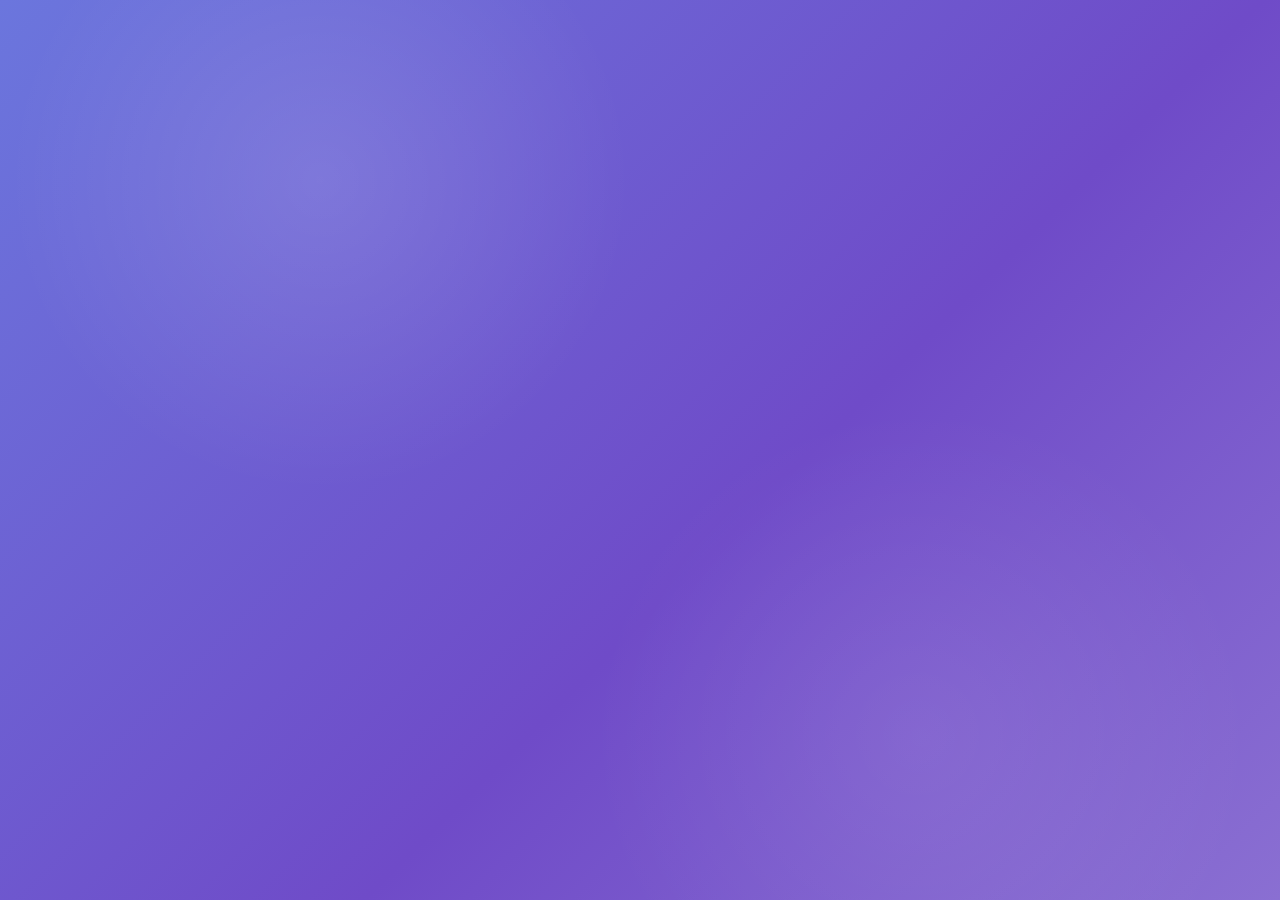
<file: index.html>
<!DOCTYPE html>
<html lang="ru" data-quiz-section="micro" data-quiz-storage="micro">
<head>
<meta charset="UTF-8">
<meta name="viewport" content="width=device-width, initial-scale=1">
<title>Тест</title>
<link rel="stylesheet" href="micro_style.css?v=premium-modes-v4">
</head>
<body>
<div id="app"></div>
<script src="micro_script.js?v=premium-modes-v4"></script>
</body>
</html>
</file>
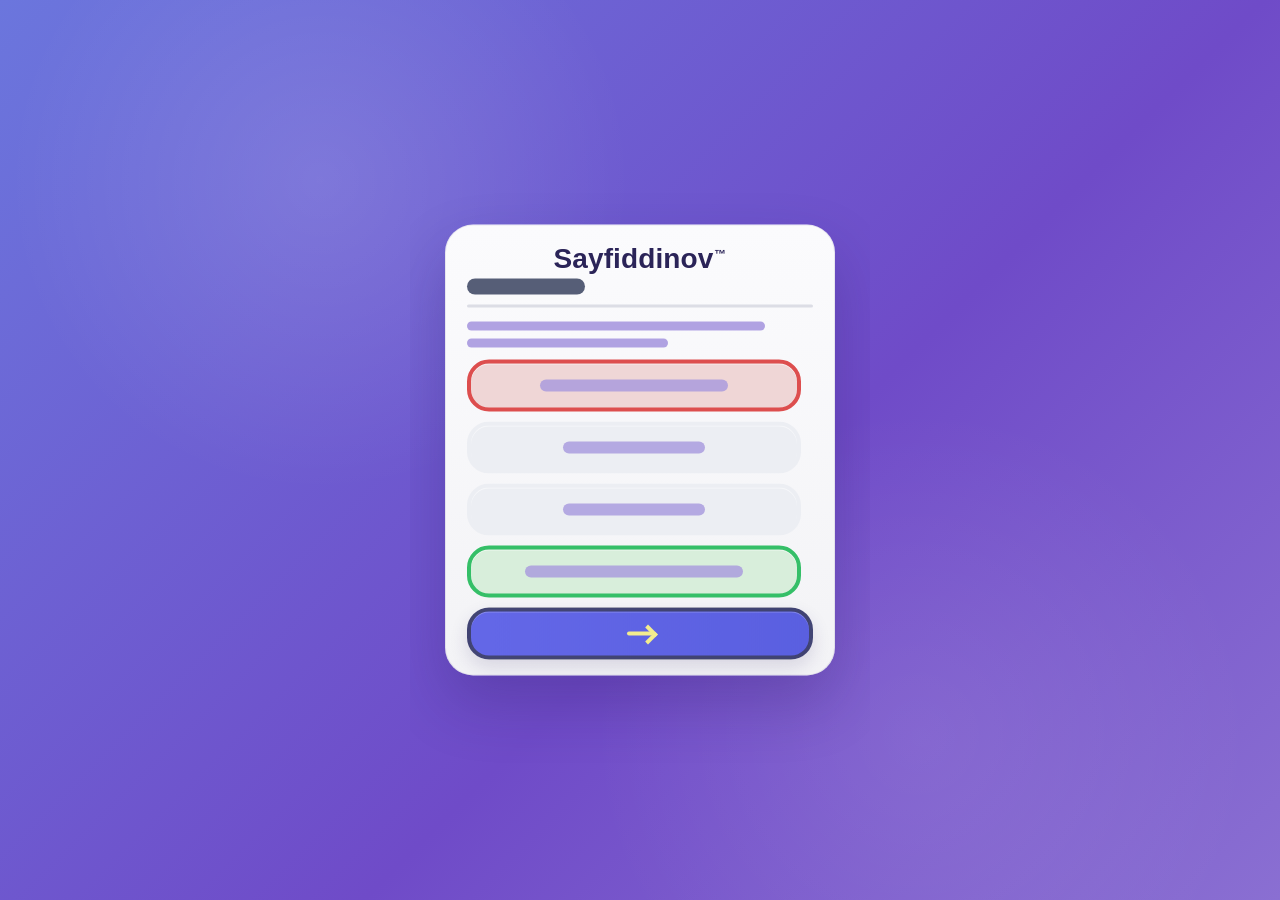
<file: marketing_index.html>
<!DOCTYPE html>
<html lang="ru" data-quiz-section="marketing" data-quiz-storage="marketing">
<head>
<meta charset="UTF-8">
<meta name="viewport" content="width=device-width, initial-scale=1">
<title>Маркетинг</title>
<link rel="stylesheet" href="micro_style.css?v=premium-modes-v4">
</head>
<body>
<div id="app"></div>
<script src="micro_script.js?v=premium-modes-v4"></script>
</body>
</html>
</file>
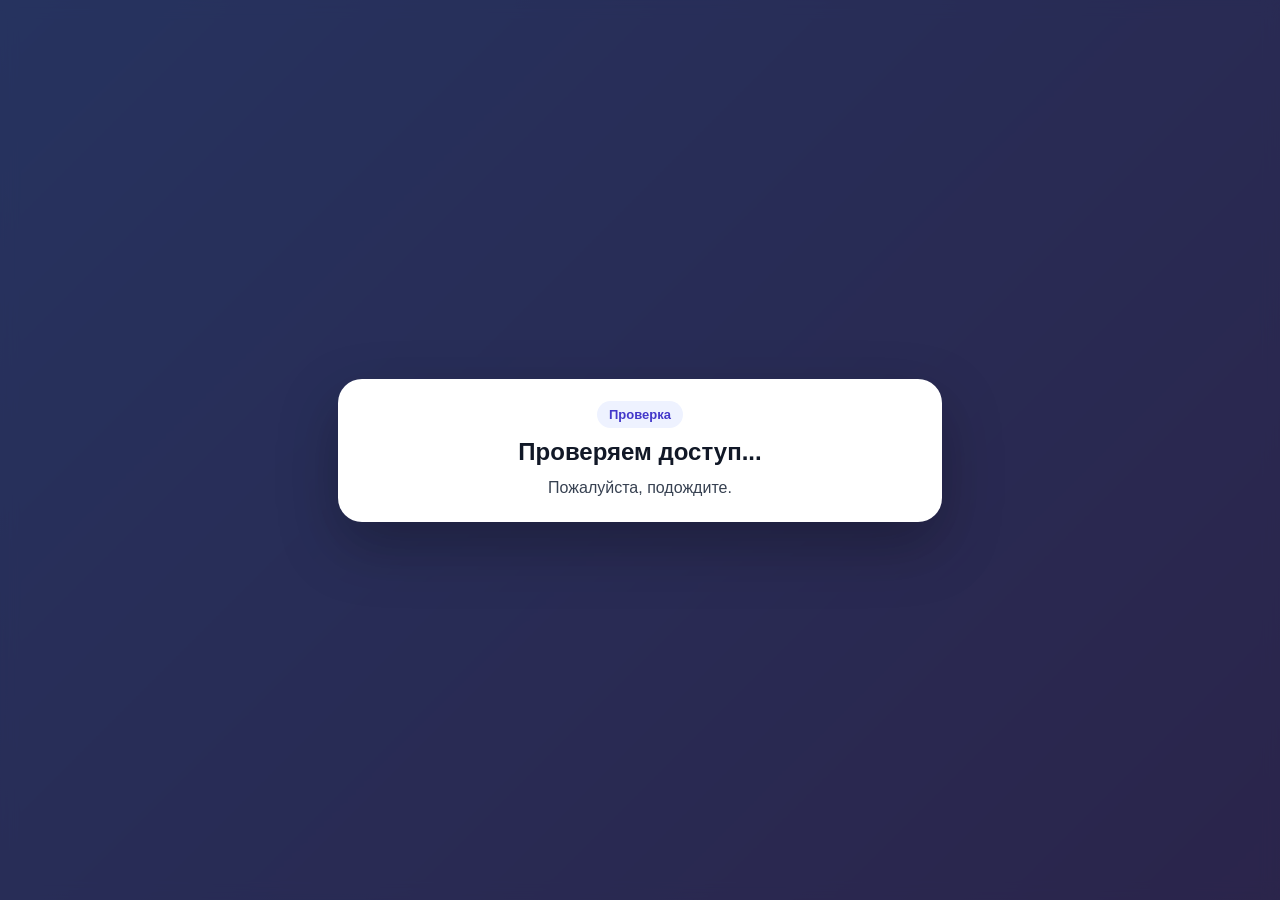
<file: marketing_test.html>
<!DOCTYPE html>
<html lang="ru" data-quiz-section="marketing" data-quiz-storage="marketing">
<head>
<meta charset="UTF-8">
<meta name="viewport" content="width=device-width, initial-scale=1">
<title>Маркетинг</title>
<link rel="stylesheet" href="micro_style.css?v=premium-modes-v4">
</head>
<body>
<div class="card">
<div id="timer"></div>
<div id="question"></div>
<div id="options"></div>
</div>
<script src="micro_script.js?v=premium-modes-v4"></script>
</body>
</html>
</file>
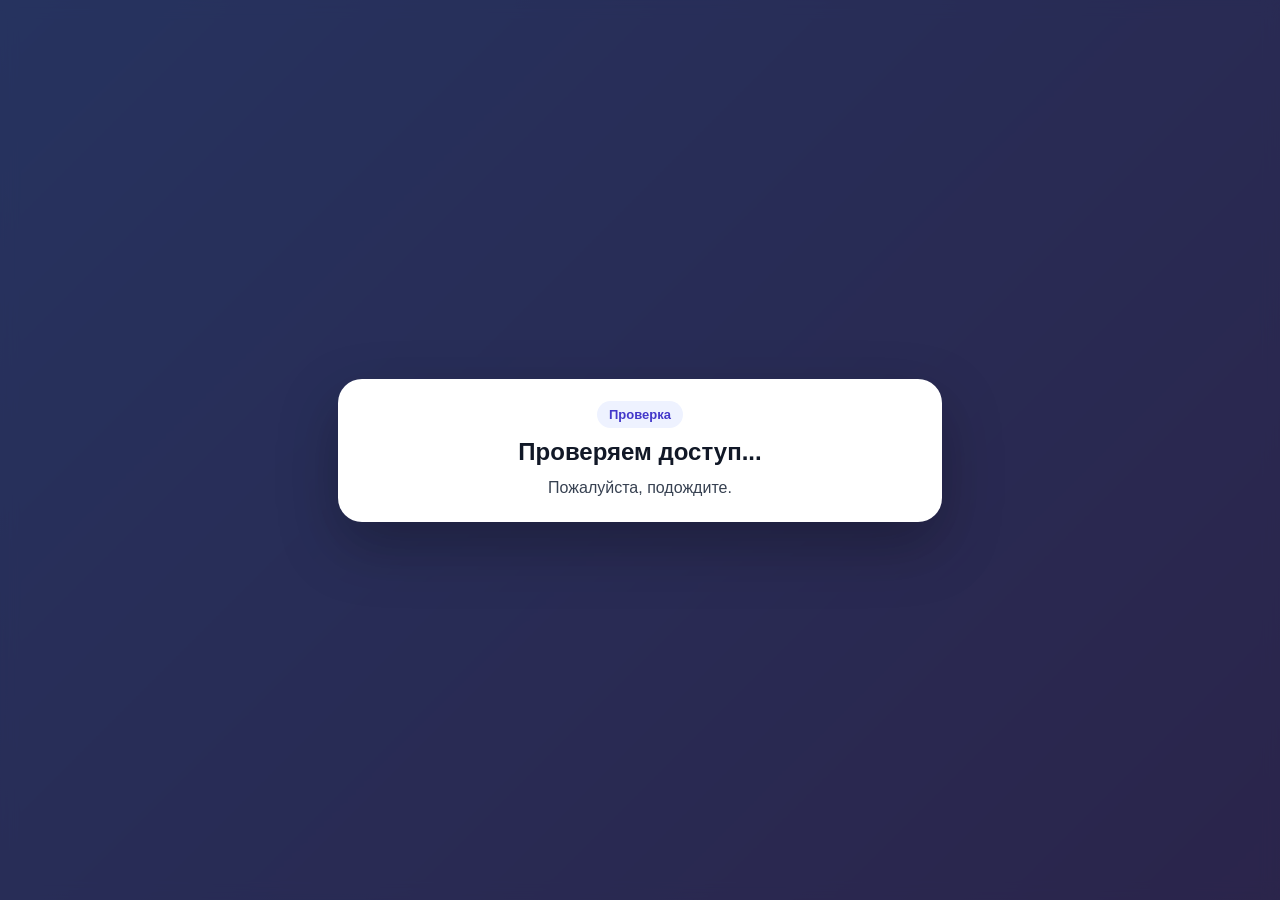
<file: micro_test.html>
<!DOCTYPE html>
<html lang="ru" data-quiz-section="micro" data-quiz-storage="micro">
<head>
    <meta charset="UTF-8">
    <meta name="viewport" content="width=device-width, initial-scale=1">
    <title>Тестирование</title>
    <link rel="stylesheet" href="micro_style.css?v=premium-modes-v4">
</head>
<body>
    <div class="card">
        <div id="timer"></div>
        <div id="question"></div>
        <div id="options"></div>
    </div>
    <script src="micro_script.js?v=premium-modes-v4"></script>
</body>
</html>
</file>
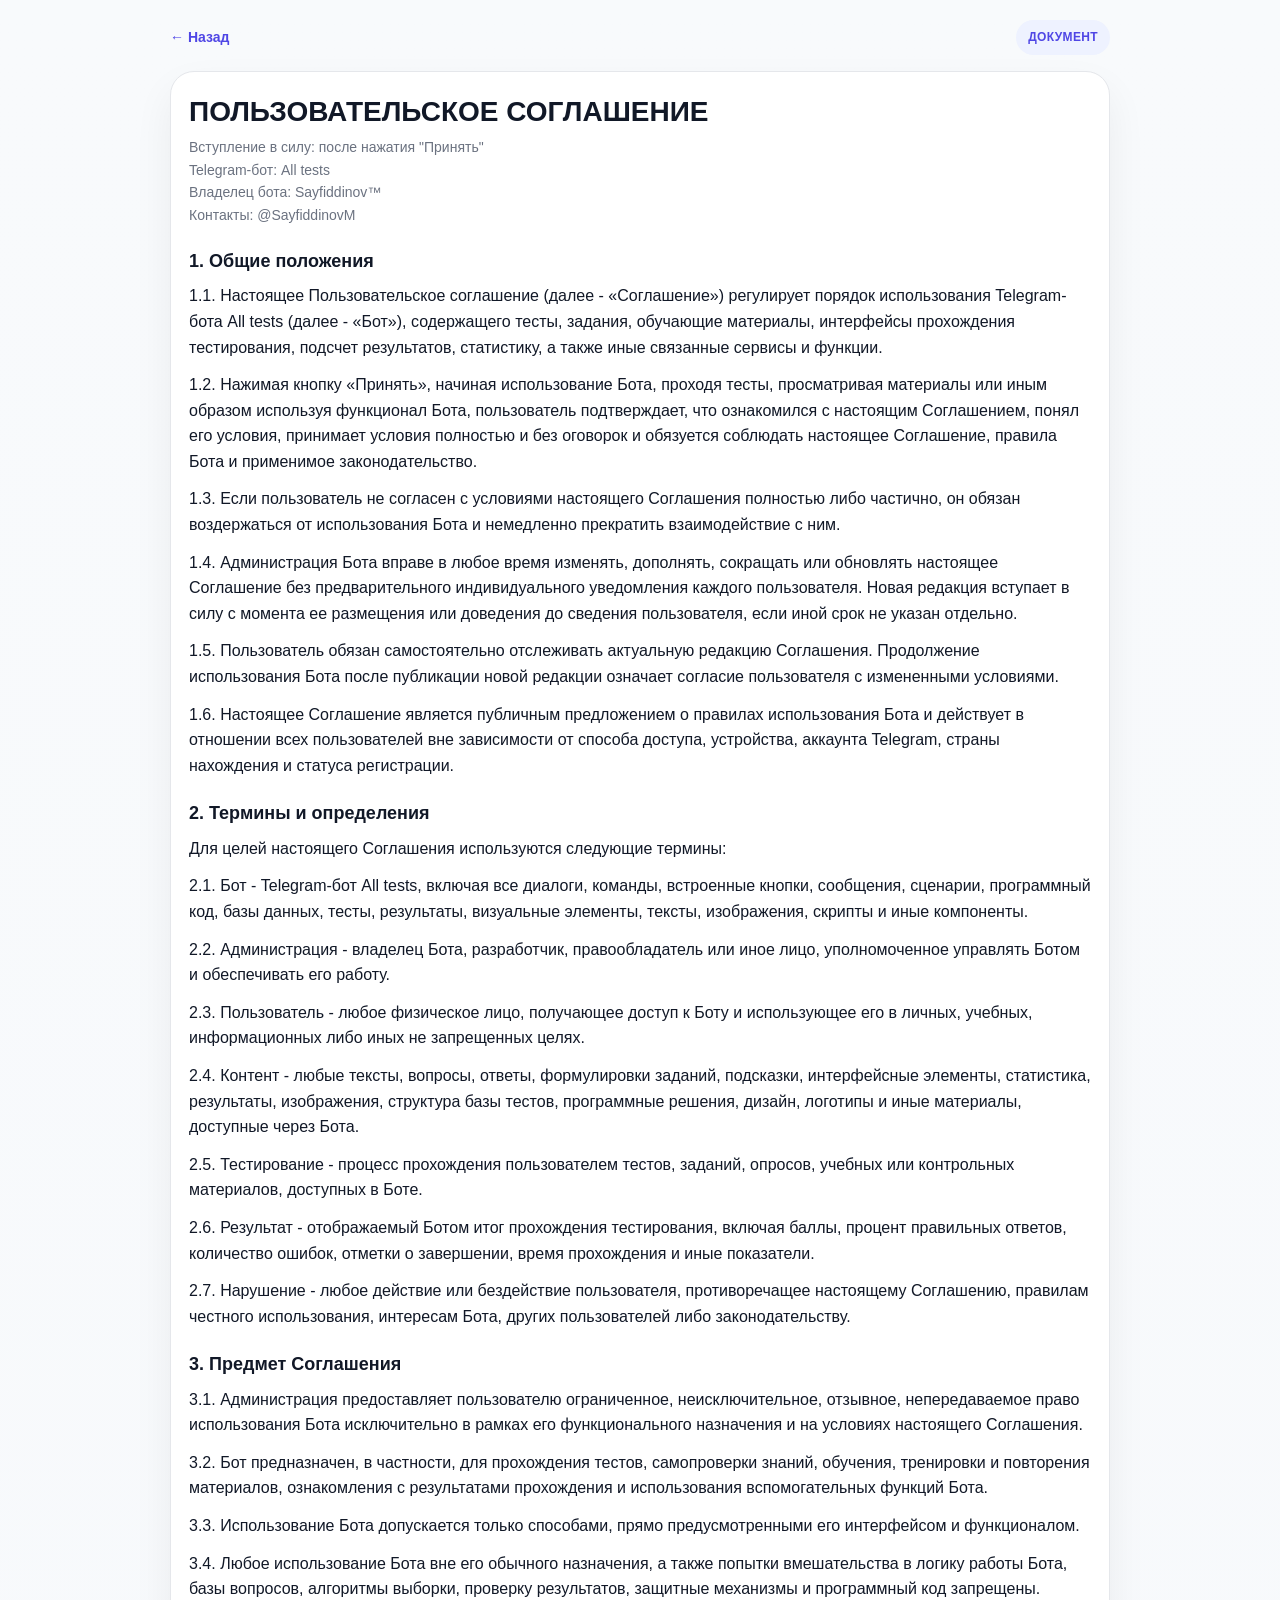
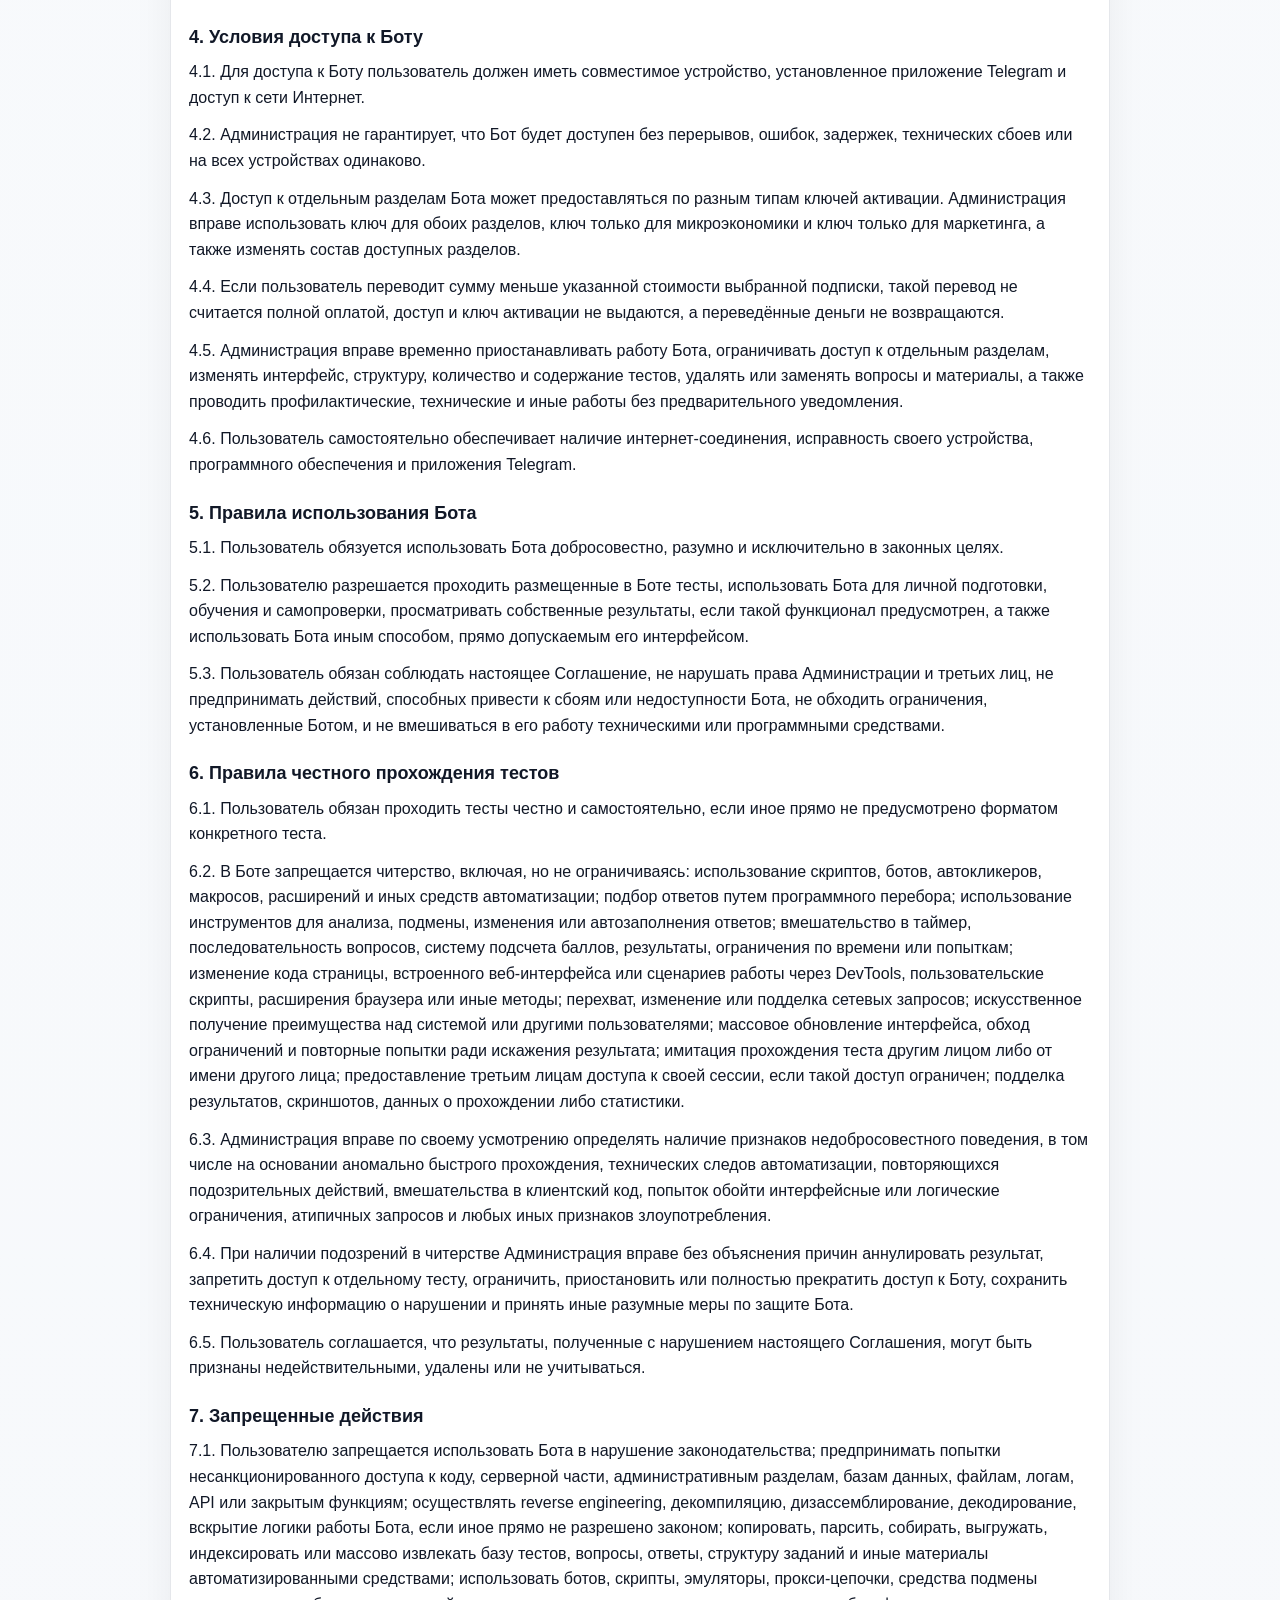
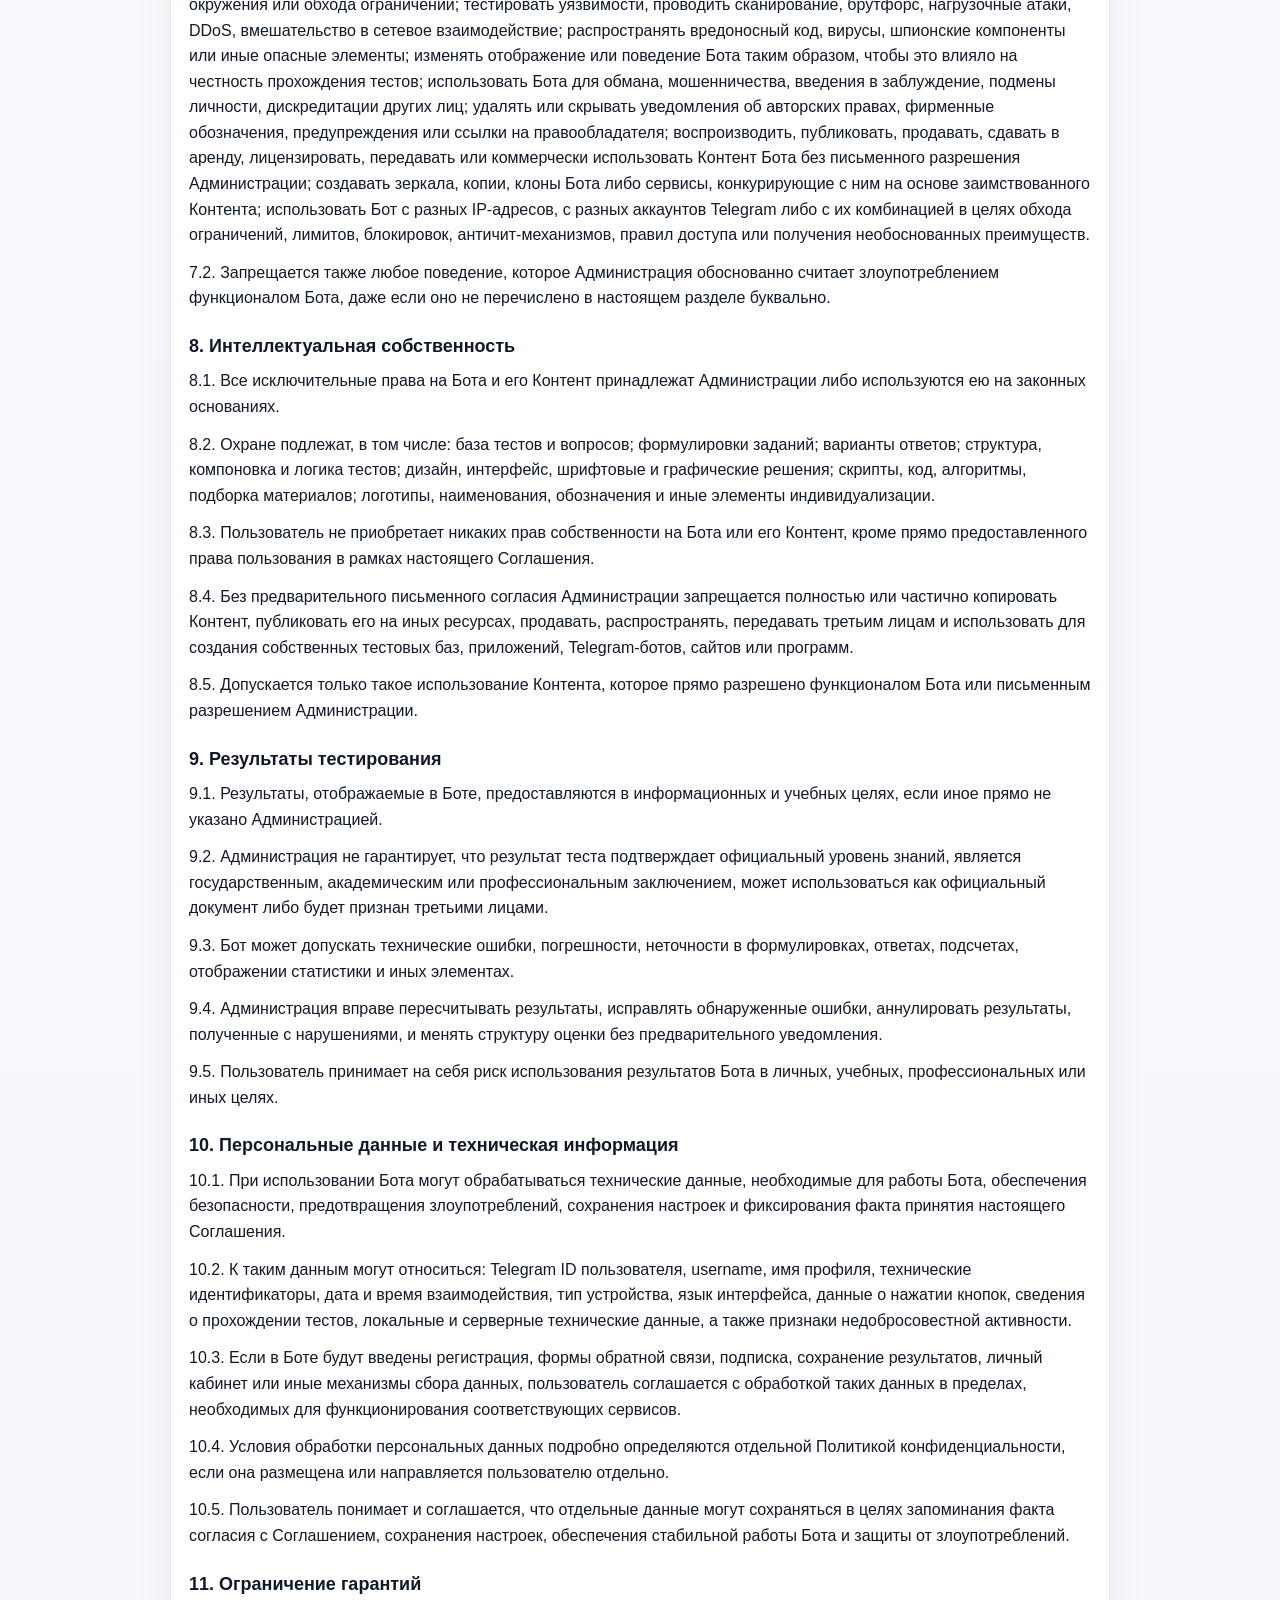
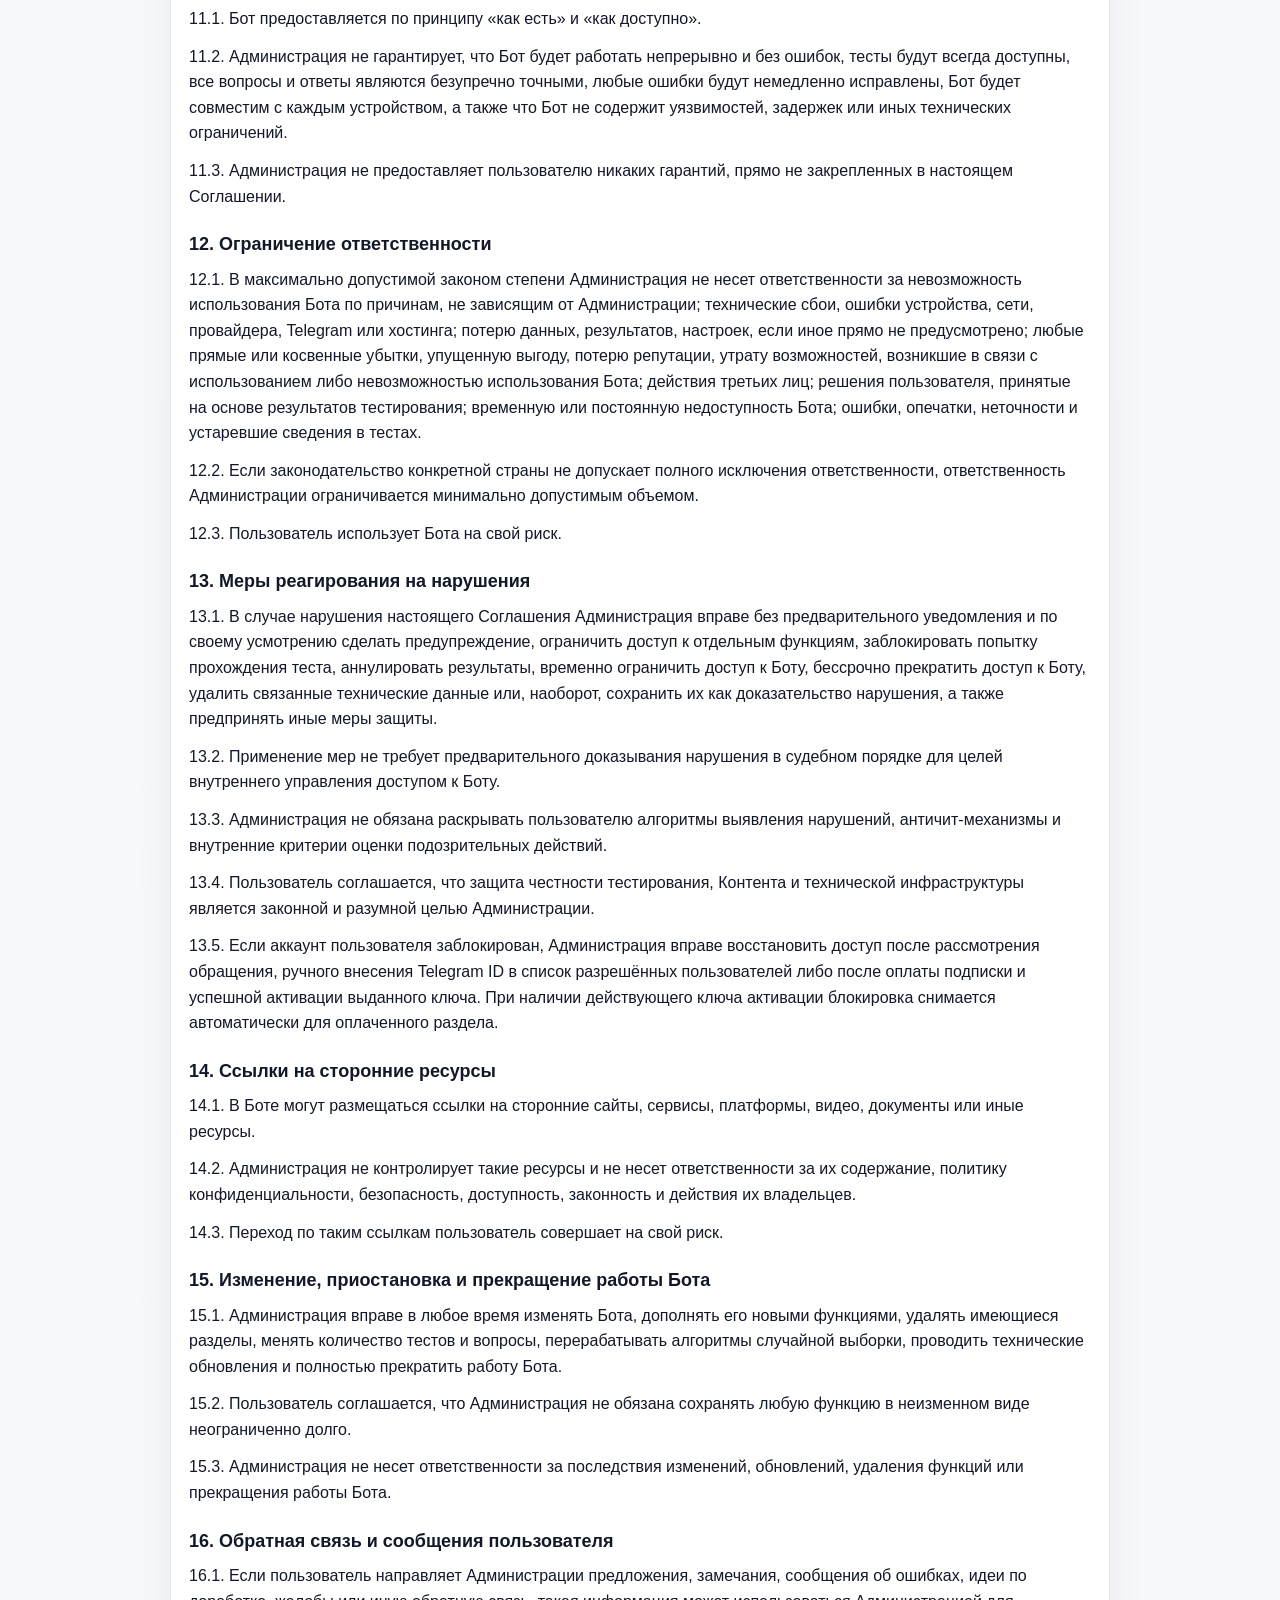
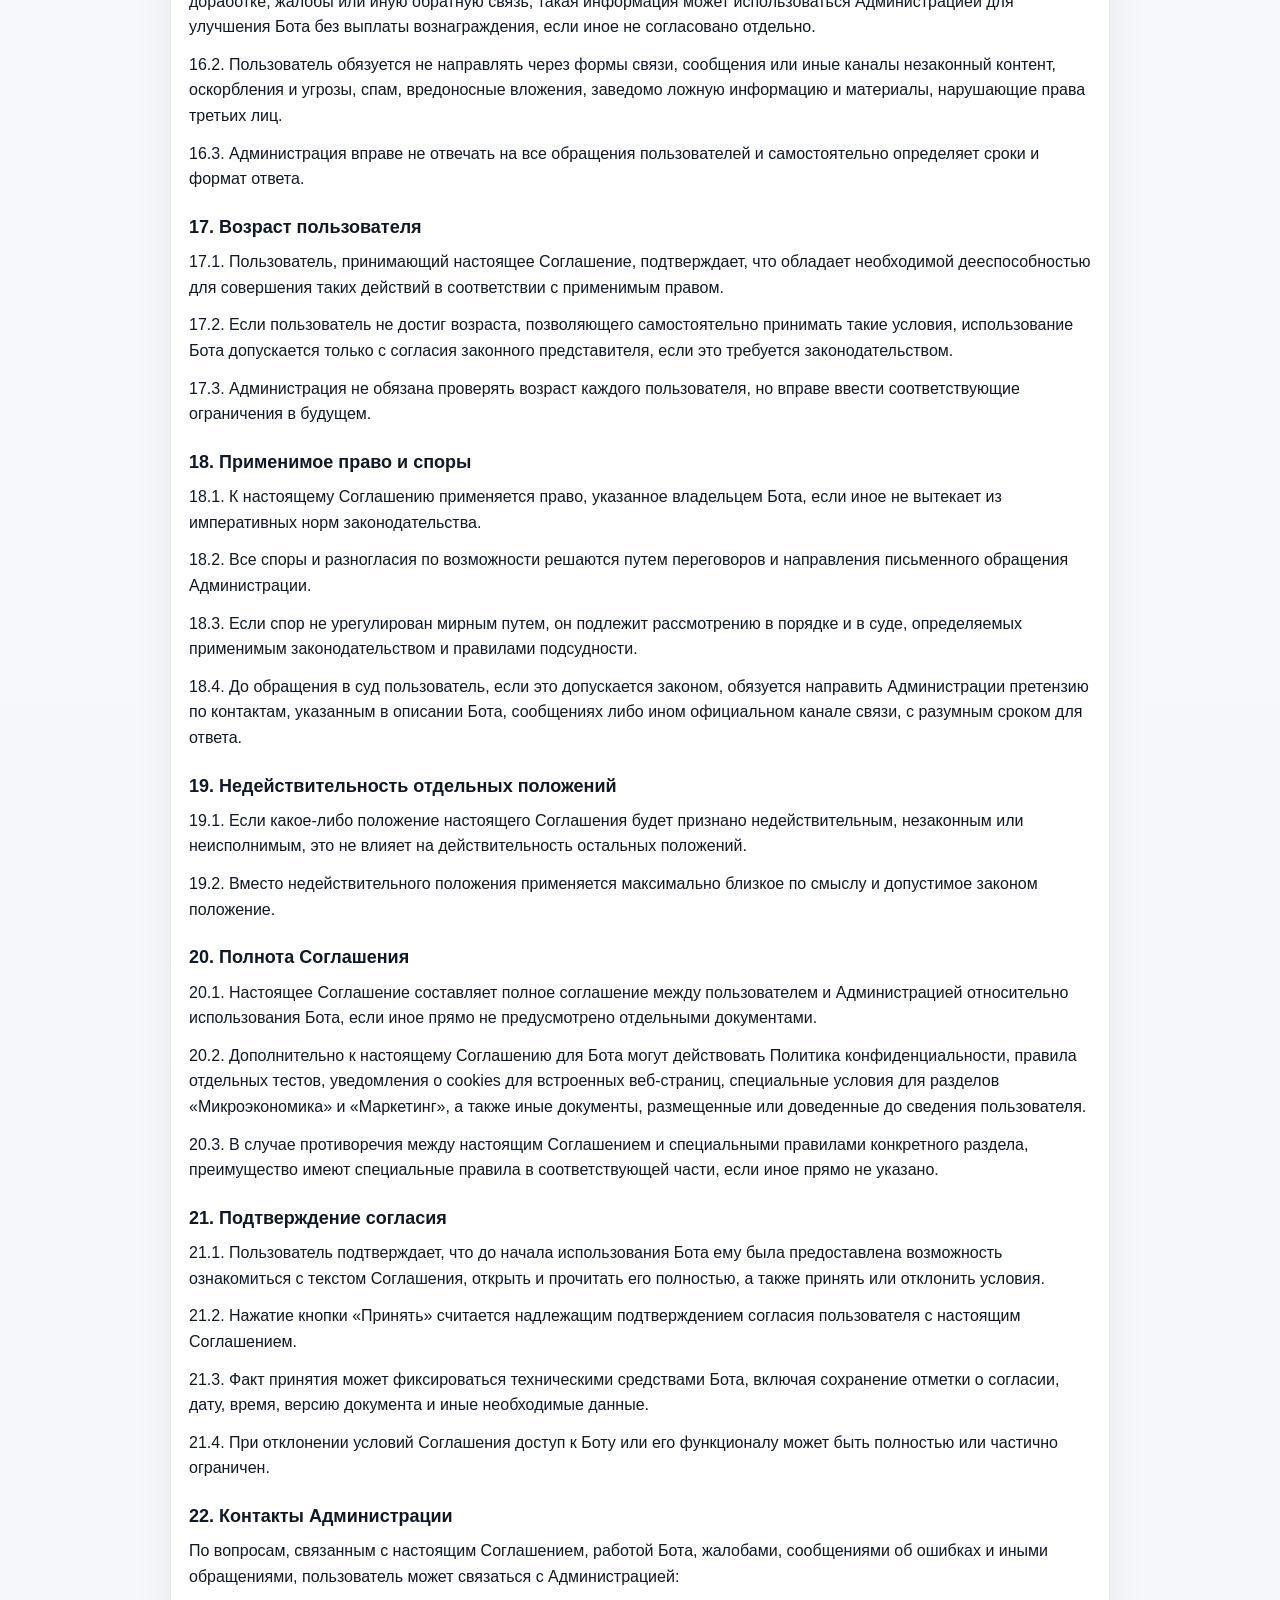
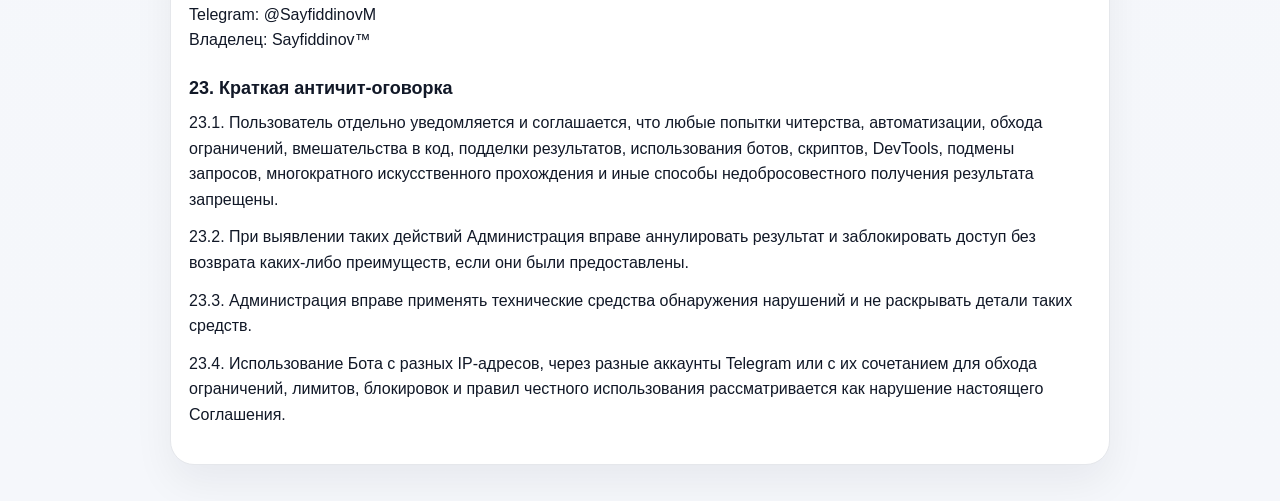
<file: user_agreement.html>
<!DOCTYPE html>
<html lang="ru">
<head>
  <meta charset="UTF-8">
  <meta name="viewport" content="width=device-width, initial-scale=1.0">
  <title>Пользовательское соглашение</title>
  <style>
    :root {
      --bg: #f5f7fb;
      --card: #ffffff;
      --text: #111827;
      --muted: #6b7280;
      --border: #e5e7eb;
      --accent: #4f46e5;
      --accent-soft: #eef2ff;
    }
    * { box-sizing: border-box; }
    body {
      margin: 0;
      font-family: Arial, sans-serif;
      background: linear-gradient(180deg, #f8fafc 0%, var(--bg) 100%);
      color: var(--text);
      line-height: 1.6;
    }
    .page {
      width: min(940px, calc(100% - 28px));
      margin: 0 auto;
      padding: 20px 0 36px;
    }
    .topbar {
      display: flex;
      align-items: center;
      justify-content: space-between;
      gap: 12px;
      margin-bottom: 16px;
    }
    .back-link {
      display: inline-flex;
      align-items: center;
      gap: 8px;
      text-decoration: none;
      color: var(--accent);
      font-weight: 700;
      font-size: 14px;
    }
    .badge {
      display: inline-flex;
      align-items: center;
      padding: 8px 12px;
      border-radius: 999px;
      background: var(--accent-soft);
      color: var(--accent);
      font-size: 12px;
      font-weight: 800;
      letter-spacing: .03em;
      text-transform: uppercase;
    }
    .card {
      background: var(--card);
      border: 1px solid var(--border);
      border-radius: 24px;
      padding: 24px 18px;
      box-shadow: 0 18px 40px rgba(15, 23, 42, 0.06);
    }
    .agreement-doc-title {
      margin: 0 0 8px;
      font-size: 28px;
      line-height: 1.15;
    }
    .agreement-doc-meta {
      margin: 0 0 22px;
      color: var(--muted);
      font-size: 14px;
    }
    .agreement-doc-section {
      margin: 24px 0 10px;
      font-size: 18px;
      line-height: 1.3;
    }
    p { margin: 0 0 12px; }
    .agreement-doc-note {
      padding: 14px 16px;
      border-radius: 16px;
      background: #fff7ed;
      border: 1px solid #fed7aa;
    }
    body.embedded .page { width: 100%; padding: 8px; }
    body.embedded .topbar { display: none; }
    body.embedded .card { border: none; box-shadow: none; padding: 10px 8px 18px; border-radius: 0; }
    body.embedded { background: #ffffff; }
  </style>
</head>
<body>
  <div class="page">
    <div class="topbar">
      <a class="back-link" href="index.html" onclick="if (history.length > 1) { history.back(); return false; }">← Назад</a>
      <div class="badge">Документ</div>
    </div>

    <main class="card">
      <h3 class="agreement-doc-title">ПОЛЬЗОВАТЕЛЬСКОЕ СОГЛАШЕНИЕ</h3>
            <p class="agreement-doc-meta">Вступление в силу: после нажатия "Принять"<br>Telegram-бот: All tests<br>Владелец бота: Sayfiddinov™<br>Контакты: @SayfiddinovM</p>
            <h4 class="agreement-doc-section">1. Общие положения</h4>
            <p>1.1. Настоящее Пользовательское соглашение (далее - «Соглашение») регулирует порядок использования Telegram-бота All tests (далее - «Бот»), содержащего тесты, задания, обучающие материалы, интерфейсы прохождения тестирования, подсчет результатов, статистику, а также иные связанные сервисы и функции.</p>
            <p>1.2. Нажимая кнопку «Принять», начиная использование Бота, проходя тесты, просматривая материалы или иным образом используя функционал Бота, пользователь подтверждает, что ознакомился с настоящим Соглашением, понял его условия, принимает условия полностью и без оговорок и обязуется соблюдать настоящее Соглашение, правила Бота и применимое законодательство.</p>
            <p>1.3. Если пользователь не согласен с условиями настоящего Соглашения полностью либо частично, он обязан воздержаться от использования Бота и немедленно прекратить взаимодействие с ним.</p>
            <p>1.4. Администрация Бота вправе в любое время изменять, дополнять, сокращать или обновлять настоящее Соглашение без предварительного индивидуального уведомления каждого пользователя. Новая редакция вступает в силу с момента ее размещения или доведения до сведения пользователя, если иной срок не указан отдельно.</p>
            <p>1.5. Пользователь обязан самостоятельно отслеживать актуальную редакцию Соглашения. Продолжение использования Бота после публикации новой редакции означает согласие пользователя с измененными условиями.</p>
            <p>1.6. Настоящее Соглашение является публичным предложением о правилах использования Бота и действует в отношении всех пользователей вне зависимости от способа доступа, устройства, аккаунта Telegram, страны нахождения и статуса регистрации.</p>
            <h4 class="agreement-doc-section">2. Термины и определения</h4>
            <p>Для целей настоящего Соглашения используются следующие термины:</p>
            <p>2.1. Бот - Telegram-бот All tests, включая все диалоги, команды, встроенные кнопки, сообщения, сценарии, программный код, базы данных, тесты, результаты, визуальные элементы, тексты, изображения, скрипты и иные компоненты.</p>
            <p>2.2. Администрация - владелец Бота, разработчик, правообладатель или иное лицо, уполномоченное управлять Ботом и обеспечивать его работу.</p>
            <p>2.3. Пользователь - любое физическое лицо, получающее доступ к Боту и использующее его в личных, учебных, информационных либо иных не запрещенных целях.</p>
            <p>2.4. Контент - любые тексты, вопросы, ответы, формулировки заданий, подсказки, интерфейсные элементы, статистика, результаты, изображения, структура базы тестов, программные решения, дизайн, логотипы и иные материалы, доступные через Бота.</p>
            <p>2.5. Тестирование - процесс прохождения пользователем тестов, заданий, опросов, учебных или контрольных материалов, доступных в Боте.</p>
            <p>2.6. Результат - отображаемый Ботом итог прохождения тестирования, включая баллы, процент правильных ответов, количество ошибок, отметки о завершении, время прохождения и иные показатели.</p>
            <p>2.7. Нарушение - любое действие или бездействие пользователя, противоречащее настоящему Соглашению, правилам честного использования, интересам Бота, других пользователей либо законодательству.</p>
            <h4 class="agreement-doc-section">3. Предмет Соглашения</h4>
            <p>3.1. Администрация предоставляет пользователю ограниченное, неисключительное, отзывное, непередаваемое право использования Бота исключительно в рамках его функционального назначения и на условиях настоящего Соглашения.</p>
            <p>3.2. Бот предназначен, в частности, для прохождения тестов, самопроверки знаний, обучения, тренировки и повторения материалов, ознакомления с результатами прохождения и использования вспомогательных функций Бота.</p>
            <p>3.3. Использование Бота допускается только способами, прямо предусмотренными его интерфейсом и функционалом.</p>
            <p>3.4. Любое использование Бота вне его обычного назначения, а также попытки вмешательства в логику работы Бота, базы вопросов, алгоритмы выборки, проверку результатов, защитные механизмы и программный код запрещены.</p>
            <h4 class="agreement-doc-section">4. Условия доступа к Боту</h4>
            <p>4.1. Для доступа к Боту пользователь должен иметь совместимое устройство, установленное приложение Telegram и доступ к сети Интернет.</p>
            <p>4.2. Администрация не гарантирует, что Бот будет доступен без перерывов, ошибок, задержек, технических сбоев или на всех устройствах одинаково.</p>
            <p>4.3. Доступ к отдельным разделам Бота может предоставляться по разным типам ключей активации. Администрация вправе использовать ключ для обоих разделов, ключ только для микроэкономики и ключ только для маркетинга, а также изменять состав доступных разделов.</p>
            <p>4.4. Если пользователь переводит сумму меньше указанной стоимости выбранной подписки, такой перевод не считается полной оплатой, доступ и ключ активации не выдаются, а переведённые деньги не возвращаются.</p>
            <p>4.5. Администрация вправе временно приостанавливать работу Бота, ограничивать доступ к отдельным разделам, изменять интерфейс, структуру, количество и содержание тестов, удалять или заменять вопросы и материалы, а также проводить профилактические, технические и иные работы без предварительного уведомления.</p>
            <p>4.6. Пользователь самостоятельно обеспечивает наличие интернет-соединения, исправность своего устройства, программного обеспечения и приложения Telegram.</p>
            <h4 class="agreement-doc-section">5. Правила использования Бота</h4>
            <p>5.1. Пользователь обязуется использовать Бота добросовестно, разумно и исключительно в законных целях.</p>
            <p>5.2. Пользователю разрешается проходить размещенные в Боте тесты, использовать Бота для личной подготовки, обучения и самопроверки, просматривать собственные результаты, если такой функционал предусмотрен, а также использовать Бота иным способом, прямо допускаемым его интерфейсом.</p>
            <p>5.3. Пользователь обязан соблюдать настоящее Соглашение, не нарушать права Администрации и третьих лиц, не предпринимать действий, способных привести к сбоям или недоступности Бота, не обходить ограничения, установленные Ботом, и не вмешиваться в его работу техническими или программными средствами.</p>
            <h4 class="agreement-doc-section">6. Правила честного прохождения тестов</h4>
            <p>6.1. Пользователь обязан проходить тесты честно и самостоятельно, если иное прямо не предусмотрено форматом конкретного теста.</p>
            <p>6.2. В Боте запрещается читерство, включая, но не ограничиваясь: использование скриптов, ботов, автокликеров, макросов, расширений и иных средств автоматизации; подбор ответов путем программного перебора; использование инструментов для анализа, подмены, изменения или автозаполнения ответов; вмешательство в таймер, последовательность вопросов, систему подсчета баллов, результаты, ограничения по времени или попыткам; изменение кода страницы, встроенного веб-интерфейса или сценариев работы через DevTools, пользовательские скрипты, расширения браузера или иные методы; перехват, изменение или подделка сетевых запросов; искусственное получение преимущества над системой или другими пользователями; массовое обновление интерфейса, обход ограничений и повторные попытки ради искажения результата; имитация прохождения теста другим лицом либо от имени другого лица; предоставление третьим лицам доступа к своей сессии, если такой доступ ограничен; подделка результатов, скриншотов, данных о прохождении либо статистики.</p>
            <p>6.3. Администрация вправе по своему усмотрению определять наличие признаков недобросовестного поведения, в том числе на основании аномально быстрого прохождения, технических следов автоматизации, повторяющихся подозрительных действий, вмешательства в клиентский код, попыток обойти интерфейсные или логические ограничения, атипичных запросов и любых иных признаков злоупотребления.</p>
            <p>6.4. При наличии подозрений в читерстве Администрация вправе без объяснения причин аннулировать результат, запретить доступ к отдельному тесту, ограничить, приостановить или полностью прекратить доступ к Боту, сохранить техническую информацию о нарушении и принять иные разумные меры по защите Бота.</p>
            <p>6.5. Пользователь соглашается, что результаты, полученные с нарушением настоящего Соглашения, могут быть признаны недействительными, удалены или не учитываться.</p>
            <h4 class="agreement-doc-section">7. Запрещенные действия</h4>
            <p>7.1. Пользователю запрещается использовать Бота в нарушение законодательства; предпринимать попытки несанкционированного доступа к коду, серверной части, административным разделам, базам данных, файлам, логам, API или закрытым функциям; осуществлять reverse engineering, декомпиляцию, дизассемблирование, декодирование, вскрытие логики работы Бота, если иное прямо не разрешено законом; копировать, парсить, собирать, выгружать, индексировать или массово извлекать базу тестов, вопросы, ответы, структуру заданий и иные материалы автоматизированными средствами; использовать ботов, скрипты, эмуляторы, прокси-цепочки, средства подмены окружения или обхода ограничений; тестировать уязвимости, проводить сканирование, брутфорс, нагрузочные атаки, DDoS, вмешательство в сетевое взаимодействие; распространять вредоносный код, вирусы, шпионские компоненты или иные опасные элементы; изменять отображение или поведение Бота таким образом, чтобы это влияло на честность прохождения тестов; использовать Бота для обмана, мошенничества, введения в заблуждение, подмены личности, дискредитации других лиц; удалять или скрывать уведомления об авторских правах, фирменные обозначения, предупреждения или ссылки на правообладателя; воспроизводить, публиковать, продавать, сдавать в аренду, лицензировать, передавать или коммерчески использовать Контент Бота без письменного разрешения Администрации; создавать зеркала, копии, клоны Бота либо сервисы, конкурирующие с ним на основе заимствованного Контента; использовать Бот с разных IP-адресов, с разных аккаунтов Telegram либо с их комбинацией в целях обхода ограничений, лимитов, блокировок, античит-механизмов, правил доступа или получения необоснованных преимуществ.</p>
            <p>7.2. Запрещается также любое поведение, которое Администрация обоснованно считает злоупотреблением функционалом Бота, даже если оно не перечислено в настоящем разделе буквально.</p>
            <h4 class="agreement-doc-section">8. Интеллектуальная собственность</h4>
            <p>8.1. Все исключительные права на Бота и его Контент принадлежат Администрации либо используются ею на законных основаниях.</p>
            <p>8.2. Охране подлежат, в том числе: база тестов и вопросов; формулировки заданий; варианты ответов; структура, компоновка и логика тестов; дизайн, интерфейс, шрифтовые и графические решения; скрипты, код, алгоритмы, подборка материалов; логотипы, наименования, обозначения и иные элементы индивидуализации.</p>
            <p>8.3. Пользователь не приобретает никаких прав собственности на Бота или его Контент, кроме прямо предоставленного права пользования в рамках настоящего Соглашения.</p>
            <p>8.4. Без предварительного письменного согласия Администрации запрещается полностью или частично копировать Контент, публиковать его на иных ресурсах, продавать, распространять, передавать третьим лицам и использовать для создания собственных тестовых баз, приложений, Telegram-ботов, сайтов или программ.</p>
            <p>8.5. Допускается только такое использование Контента, которое прямо разрешено функционалом Бота или письменным разрешением Администрации.</p>
            <h4 class="agreement-doc-section">9. Результаты тестирования</h4>
            <p>9.1. Результаты, отображаемые в Боте, предоставляются в информационных и учебных целях, если иное прямо не указано Администрацией.</p>
            <p>9.2. Администрация не гарантирует, что результат теста подтверждает официальный уровень знаний, является государственным, академическим или профессиональным заключением, может использоваться как официальный документ либо будет признан третьими лицами.</p>
            <p>9.3. Бот может допускать технические ошибки, погрешности, неточности в формулировках, ответах, подсчетах, отображении статистики и иных элементах.</p>
            <p>9.4. Администрация вправе пересчитывать результаты, исправлять обнаруженные ошибки, аннулировать результаты, полученные с нарушениями, и менять структуру оценки без предварительного уведомления.</p>
            <p>9.5. Пользователь принимает на себя риск использования результатов Бота в личных, учебных, профессиональных или иных целях.</p>
            <h4 class="agreement-doc-section">10. Персональные данные и техническая информация</h4>
            <p>10.1. При использовании Бота могут обрабатываться технические данные, необходимые для работы Бота, обеспечения безопасности, предотвращения злоупотреблений, сохранения настроек и фиксирования факта принятия настоящего Соглашения.</p>
            <p>10.2. К таким данным могут относиться: Telegram ID пользователя, username, имя профиля, технические идентификаторы, дата и время взаимодействия, тип устройства, язык интерфейса, данные о нажатии кнопок, сведения о прохождении тестов, локальные и серверные технические данные, а также признаки недобросовестной активности.</p>
            <p>10.3. Если в Боте будут введены регистрация, формы обратной связи, подписка, сохранение результатов, личный кабинет или иные механизмы сбора данных, пользователь соглашается с обработкой таких данных в пределах, необходимых для функционирования соответствующих сервисов.</p>
            <p>10.4. Условия обработки персональных данных подробно определяются отдельной Политикой конфиденциальности, если она размещена или направляется пользователю отдельно.</p>
            <p>10.5. Пользователь понимает и соглашается, что отдельные данные могут сохраняться в целях запоминания факта согласия с Соглашением, сохранения настроек, обеспечения стабильной работы Бота и защиты от злоупотреблений.</p>
            <h4 class="agreement-doc-section">11. Ограничение гарантий</h4>
            <p>11.1. Бот предоставляется по принципу «как есть» и «как доступно».</p>
            <p>11.2. Администрация не гарантирует, что Бот будет работать непрерывно и без ошибок, тесты будут всегда доступны, все вопросы и ответы являются безупречно точными, любые ошибки будут немедленно исправлены, Бот будет совместим с каждым устройством, а также что Бот не содержит уязвимостей, задержек или иных технических ограничений.</p>
            <p>11.3. Администрация не предоставляет пользователю никаких гарантий, прямо не закрепленных в настоящем Соглашении.</p>
            <h4 class="agreement-doc-section">12. Ограничение ответственности</h4>
            <p>12.1. В максимально допустимой законом степени Администрация не несет ответственности за невозможность использования Бота по причинам, не зависящим от Администрации; технические сбои, ошибки устройства, сети, провайдера, Telegram или хостинга; потерю данных, результатов, настроек, если иное прямо не предусмотрено; любые прямые или косвенные убытки, упущенную выгоду, потерю репутации, утрату возможностей, возникшие в связи с использованием либо невозможностью использования Бота; действия третьих лиц; решения пользователя, принятые на основе результатов тестирования; временную или постоянную недоступность Бота; ошибки, опечатки, неточности и устаревшие сведения в тестах.</p>
            <p>12.2. Если законодательство конкретной страны не допускает полного исключения ответственности, ответственность Администрации ограничивается минимально допустимым объемом.</p>
            <p>12.3. Пользователь использует Бота на свой риск.</p>
            <h4 class="agreement-doc-section">13. Меры реагирования на нарушения</h4>
            <p>13.1. В случае нарушения настоящего Соглашения Администрация вправе без предварительного уведомления и по своему усмотрению сделать предупреждение, ограничить доступ к отдельным функциям, заблокировать попытку прохождения теста, аннулировать результаты, временно ограничить доступ к Боту, бессрочно прекратить доступ к Боту, удалить связанные технические данные или, наоборот, сохранить их как доказательство нарушения, а также предпринять иные меры защиты.</p>
            <p>13.2. Применение мер не требует предварительного доказывания нарушения в судебном порядке для целей внутреннего управления доступом к Боту.</p>
            <p>13.3. Администрация не обязана раскрывать пользователю алгоритмы выявления нарушений, античит-механизмы и внутренние критерии оценки подозрительных действий.</p>
            <p>13.4. Пользователь соглашается, что защита честности тестирования, Контента и технической инфраструктуры является законной и разумной целью Администрации.</p>
            <p>13.5. Если аккаунт пользователя заблокирован, Администрация вправе восстановить доступ после рассмотрения обращения, ручного внесения Telegram ID в список разрешённых пользователей либо после оплаты подписки и успешной активации выданного ключа. При наличии действующего ключа активации блокировка снимается автоматически для оплаченного раздела.</p>
            <h4 class="agreement-doc-section">14. Ссылки на сторонние ресурсы</h4>
            <p>14.1. В Боте могут размещаться ссылки на сторонние сайты, сервисы, платформы, видео, документы или иные ресурсы.</p>
            <p>14.2. Администрация не контролирует такие ресурсы и не несет ответственности за их содержание, политику конфиденциальности, безопасность, доступность, законность и действия их владельцев.</p>
            <p>14.3. Переход по таким ссылкам пользователь совершает на свой риск.</p>
            <h4 class="agreement-doc-section">15. Изменение, приостановка и прекращение работы Бота</h4>
            <p>15.1. Администрация вправе в любое время изменять Бота, дополнять его новыми функциями, удалять имеющиеся разделы, менять количество тестов и вопросы, перерабатывать алгоритмы случайной выборки, проводить технические обновления и полностью прекратить работу Бота.</p>
            <p>15.2. Пользователь соглашается, что Администрация не обязана сохранять любую функцию в неизменном виде неограниченно долго.</p>
            <p>15.3. Администрация не несет ответственности за последствия изменений, обновлений, удаления функций или прекращения работы Бота.</p>
            <h4 class="agreement-doc-section">16. Обратная связь и сообщения пользователя</h4>
            <p>16.1. Если пользователь направляет Администрации предложения, замечания, сообщения об ошибках, идеи по доработке, жалобы или иную обратную связь, такая информация может использоваться Администрацией для улучшения Бота без выплаты вознаграждения, если иное не согласовано отдельно.</p>
            <p>16.2. Пользователь обязуется не направлять через формы связи, сообщения или иные каналы незаконный контент, оскорбления и угрозы, спам, вредоносные вложения, заведомо ложную информацию и материалы, нарушающие права третьих лиц.</p>
            <p>16.3. Администрация вправе не отвечать на все обращения пользователей и самостоятельно определяет сроки и формат ответа.</p>
            <h4 class="agreement-doc-section">17. Возраст пользователя</h4>
            <p>17.1. Пользователь, принимающий настоящее Соглашение, подтверждает, что обладает необходимой дееспособностью для совершения таких действий в соответствии с применимым правом.</p>
            <p>17.2. Если пользователь не достиг возраста, позволяющего самостоятельно принимать такие условия, использование Бота допускается только с согласия законного представителя, если это требуется законодательством.</p>
            <p>17.3. Администрация не обязана проверять возраст каждого пользователя, но вправе ввести соответствующие ограничения в будущем.</p>
            <h4 class="agreement-doc-section">18. Применимое право и споры</h4>
            <p>18.1. К настоящему Соглашению применяется право, указанное владельцем Бота, если иное не вытекает из императивных норм законодательства.</p>
            <p>18.2. Все споры и разногласия по возможности решаются путем переговоров и направления письменного обращения Администрации.</p>
            <p>18.3. Если спор не урегулирован мирным путем, он подлежит рассмотрению в порядке и в суде, определяемых применимым законодательством и правилами подсудности.</p>
            <p>18.4. До обращения в суд пользователь, если это допускается законом, обязуется направить Администрации претензию по контактам, указанным в описании Бота, сообщениях либо ином официальном канале связи, с разумным сроком для ответа.</p>
            <h4 class="agreement-doc-section">19. Недействительность отдельных положений</h4>
            <p>19.1. Если какое-либо положение настоящего Соглашения будет признано недействительным, незаконным или неисполнимым, это не влияет на действительность остальных положений.</p>
            <p>19.2. Вместо недействительного положения применяется максимально близкое по смыслу и допустимое законом положение.</p>
            <h4 class="agreement-doc-section">20. Полнота Соглашения</h4>
            <p>20.1. Настоящее Соглашение составляет полное соглашение между пользователем и Администрацией относительно использования Бота, если иное прямо не предусмотрено отдельными документами.</p>
            <p>20.2. Дополнительно к настоящему Соглашению для Бота могут действовать Политика конфиденциальности, правила отдельных тестов, уведомления о cookies для встроенных веб-страниц, специальные условия для разделов «Микроэкономика» и «Маркетинг», а также иные документы, размещенные или доведенные до сведения пользователя.</p>
            <p>20.3. В случае противоречия между настоящим Соглашением и специальными правилами конкретного раздела, преимущество имеют специальные правила в соответствующей части, если иное прямо не указано.</p>
            <h4 class="agreement-doc-section">21. Подтверждение согласия</h4>
            <p>21.1. Пользователь подтверждает, что до начала использования Бота ему была предоставлена возможность ознакомиться с текстом Соглашения, открыть и прочитать его полностью, а также принять или отклонить условия.</p>
            <p>21.2. Нажатие кнопки «Принять» считается надлежащим подтверждением согласия пользователя с настоящим Соглашением.</p>
            <p>21.3. Факт принятия может фиксироваться техническими средствами Бота, включая сохранение отметки о согласии, дату, время, версию документа и иные необходимые данные.</p>
            <p>21.4. При отклонении условий Соглашения доступ к Боту или его функционалу может быть полностью или частично ограничен.</p>
            <h4 class="agreement-doc-section">22. Контакты Администрации</h4>
            <p>По вопросам, связанным с настоящим Соглашением, работой Бота, жалобами, сообщениями об ошибках и иными обращениями, пользователь может связаться с Администрацией:</p>
            <p>Telegram: @SayfiddinovM<br>Владелец: Sayfiddinov™</p>
            <h4 class="agreement-doc-section">23. Краткая античит-оговорка</h4>
            <p>23.1. Пользователь отдельно уведомляется и соглашается, что любые попытки читерства, автоматизации, обхода ограничений, вмешательства в код, подделки результатов, использования ботов, скриптов, DevTools, подмены запросов, многократного искусственного прохождения и иные способы недобросовестного получения результата запрещены.</p>
            <p>23.2. При выявлении таких действий Администрация вправе аннулировать результат и заблокировать доступ без возврата каких-либо преимуществ, если они были предоставлены.</p>
            <p>23.3. Администрация вправе применять технические средства обнаружения нарушений и не раскрывать детали таких средств.</p>
            <p>23.4. Использование Бота с разных IP-адресов, через разные аккаунты Telegram или с их сочетанием для обхода ограничений, лимитов, блокировок и правил честного использования рассматривается как нарушение настоящего Соглашения.</p>
    </main>
  </div>
  <script>
    if (window.self !== window.top || new URLSearchParams(window.location.search).get('embed') === '1') {
      document.body.classList.add('embedded');
    }
  </script>
</body>
</html>
</file>
<file: micro_style.css>
/* ===== BODY ===== */
body {
    margin: 0;
    min-height: 100vh;
    font-family: -apple-system, BlinkMacSystemFont, "Segoe UI", Roboto, Inter, Arial, sans-serif;
    background: linear-gradient(135deg, #667eea, #764ba2);
    display: flex;
    justify-content: center;
    align-items: center;
    flex-direction: column;
    color: #111827; 
}

/* ===== CARD ===== */
.card {
    position: relative;
    z-index: 20;
    background: #ffffff;
    width: min(88vw, 420px);
    max-width: 420px;
    padding: clamp(18px, 3.8vw, 22px);
    border-radius: 20px;
    box-shadow: 0 12px 30px rgba(0,0,0,0.2);
    animation: fade 0.4s ease;
    text-align: center;
    color: #111827;
}

@media (max-width: 640px) {
    .card {
        width: min(86vw, 390px);
        padding: 18px 16px;
        border-radius: 18px;
    }
}

@media (max-width: 380px) {
    .card {
        width: min(84vw, 360px);
        padding: 16px 14px;
        border-radius: 17px;
    }
}

.ai-options-note {
    width: min(88vw, 420px);
    box-sizing: border-box;
    margin: 0 auto 10px;
    padding: 7px 12px;
    border: 1px solid rgba(255,255,255,0.34);
    border-radius: 999px;
    background: rgba(255,255,255,0.18);
    color: rgba(255,255,255,0.92);
    font-size: 11px;
    font-weight: 700;
    line-height: 1.25;
    text-align: center;
    letter-spacing: 0.15px;
    box-shadow: 0 10px 24px rgba(17, 24, 39, 0.12);
    backdrop-filter: blur(10px);
    -webkit-backdrop-filter: blur(10px);
}

@media (max-width: 640px) {
    .ai-options-note {
        width: min(86vw, 390px);
        margin-bottom: 8px;
        padding: 6px 10px;
        font-size: 10.5px;
    }
}

@media (max-width: 380px) {
    .ai-options-note {
        width: min(84vw, 360px);
        font-size: 10px;
    }
}

/* ===== HEADER ===== */
h2 {
    margin: 0 0 12px;
    text-align: center;
    color: #111827;
}


.test-top-actions {
    position: relative;
    z-index: 21;
    display: flex;
    justify-content: flex-end;
    align-items: center;
    min-height: 42px;
    margin-bottom: 10px;
}

.test-top-actions:empty {
    display: none;
}

.top-finish-btn {
    position: relative;
    z-index: 22;
    padding: 10px 15px;
    border: none;
    border-radius: 999px;
    background: linear-gradient(135deg, #4338ca 0%, #7c3aed 100%);
    color: #ffffff;
    font-size: 13px;
    font-weight: 700;
    letter-spacing: 0.2px;
    box-shadow: 0 12px 28px rgba(79, 70, 229, 0.26);
    transition: transform 0.2s ease, box-shadow 0.2s ease, filter 0.2s ease;
}

.top-finish-btn:hover {
    transform: translateY(-1px);
    box-shadow: 0 16px 30px rgba(91, 33, 182, 0.28);
    filter: brightness(1.04);
}

.favorite-question-btn {
    -webkit-appearance: none;
    appearance: none;
    font-family: inherit;
    padding: 0;
    display: inline-flex;
    align-items: center;
    justify-content: center;
    width: 48px;
    height: 48px;
    min-width: 48px;
    border: 1px solid rgba(99, 102, 241, 0.18);
    border-radius: 14px;
    background: #eef2ff;
    color: #4f46e5;
    font-size: 24px;
    font-weight: 800;
    line-height: 1;
    box-shadow: 0 8px 18px rgba(99, 102, 241, 0.14);
    transition: transform 0.18s ease, box-shadow 0.18s ease, background 0.18s ease, color 0.18s ease, border-color 0.18s ease;
    cursor: pointer;
    -webkit-tap-highlight-color: transparent;
}

.favorite-question-btn:hover,
.favorite-question-btn:active {
    transform: translateY(-1px);
    box-shadow: 0 12px 22px rgba(99, 102, 241, 0.18);
}

.favorite-question-btn.is-active {
    background: linear-gradient(135deg, #fff7ed 0%, #fef3c7 100%);
    color: #b45309;
    border-color: rgba(245, 158, 11, 0.34);
    box-shadow: 0 10px 22px rgba(245, 158, 11, 0.2);
}

.question-favorite-btn {
    margin-right: 10px;
}

.test-top-actions {
    gap: 10px;
}

.study-question-header {
    display: flex;
    align-items: flex-start;
    justify-content: space-between;
    gap: 12px;
}

.study-favorite-btn {
    flex-shrink: 0;
    width: 42px;
    height: 42px;
    min-width: 42px;
    border-radius: 12px;
    font-size: 22px;
}

.app-favorites-toggle {
    position: fixed;
    top: 20px;
    left: 92px;
    z-index: 55;
    display: inline-flex;
    align-items: center;
    justify-content: center;
    width: 56px;
    height: 56px;
    border: none;
    border-radius: 18px;
    background: rgba(255, 255, 255, 0.92);
    color: #4f46e5;
    font-size: 28px;
    font-weight: 800;
    box-shadow: 0 14px 26px rgba(30, 41, 59, 0.16);
    backdrop-filter: blur(12px);
    cursor: pointer;
}

.app-favorites-toggle.is-hidden {
    display: none !important;
}

.app-favorites-toggle.is-active,
.app-favorites-toggle:hover {
    color: #b45309;
    background: linear-gradient(135deg, #fff7ed 0%, #fef3c7 100%);
}

@media (max-width: 640px) {
    .favorite-question-btn {
        width: 46px;
        height: 46px;
        min-width: 46px;
        border-radius: 13px;
        font-size: 22px;
    }

    .study-favorite-btn {
        width: 40px;
        height: 40px;
        min-width: 40px;
        font-size: 20px;
    }

    .app-favorites-toggle {
        top: 20px;
        left: 90px;
        width: 54px;
        height: 54px;
        border-radius: 17px;
        font-size: 26px;
    }
}

/* ===== TIMER ===== */
#timer {
    font-weight: 600;
    color: #4f46e5;
    margin-bottom: 10px;
}

#timer.timer-hidden {
    display: none !important;
}

#timer.speed-mode {
    display: inline-flex;
    align-items: center;
    gap: 10px;
    padding: 10px 14px;
    border-radius: 999px;
    background: linear-gradient(135deg, #fff7ed 0%, #ffedd5 50%, #fde68a 100%);
    color: #9a3412;
    border: 1px solid rgba(249, 115, 22, 0.22);
    box-shadow: 0 12px 28px rgba(249, 115, 22, 0.14);
}

.timer-speed-label {
    font-size: 13px;
    font-weight: 800;
    letter-spacing: 0.02em;
    text-transform: uppercase;
}

.timer-speed-value {
    font-size: 18px;
    font-weight: 900;
    color: #7c2d12;
}

/* ===== QUESTION BOX (ИСПРАВЛЕНО) ===== */
#question {
    font-size: 18px;
    font-weight: 700;
    margin-bottom: 16px;
    color: #000000 !important; /* Принудительно черный цвет */
    text-align: left;
    line-height: 1.4;
}

/* ===== PROGRESS TEXT (Вопрос 1 из 15 - ИСПРАВЛЕНО) ===== */

.progress-wrap {
    display: flex;
    align-items: center;
    justify-content: space-between;
    gap: 10px;
    margin-bottom: 0;
    flex-wrap: wrap;
}

.speed-mode-badge {
    display: inline-flex;
    align-items: center;
    gap: 6px;
    padding: 7px 11px;
    border-radius: 999px;
    background: linear-gradient(135deg, #fff7ed 0%, #ffedd5 100%);
    color: #c2410c;
    border: 1px solid rgba(251, 146, 60, 0.26);
    font-size: 12px;
    font-weight: 800;
    letter-spacing: 0.02em;
    box-shadow: 0 10px 22px rgba(249, 115, 22, 0.10);
}

.progress {
    display: block;
    font-size: 14px;
    font-weight: 800;
    color: #374151 !important; /* Темно-серый, почти черный */
    text-transform: uppercase;
    letter-spacing: 0.5px;
    margin-bottom: 8px;
    border-bottom: 2px solid #e5e7eb;
    padding-bottom: 4px;
}

/* ===== OPTIONS ===== */
#options {
    display: flex;
    flex-direction: column;
    gap: 10px;
}

button.option {
    width: 100%;
    padding: 14px;
    border-radius: 14px;
    border: none;
    background: #f1f5f9;
    font-size: 16px;
    cursor: pointer;
    transition: 0.2s;
    color: #111827 !important; /* Всегда черный текст */
    text-align: center;
    opacity: 1; /* Чтобы не было прозрачности */
}

button.option:disabled {
    cursor: default;
    color: #111827 !important;
    opacity: 1;
}

button.option.selected {
    background: #eef2ff;
    box-shadow: inset 0 0 0 2px #6366f1;
    color: #1e3a8a !important;
}

button.option.correct {
    background: #dcfce7 !important;
    color: #166534 !important;
    border: 2px solid #22c55e;
}

button.option.wrong {
    background: #fee2e2 !important;
    color: #991b1b !important;
    border: 2px solid #ef4444;
}

/* ===== MAIN BUTTON ===== */
button.main {
    width: 100%;
    margin-top: 12px;
    padding: 14px;
    font-size: 16px;
    border-radius: 14px;
    border: none;
    background: #6366f1;
    color: white;
    cursor: pointer;
    transition: 0.2s;
}

button.main:disabled {
    background: #a5b4fc;
    color: #ffffff;
    cursor: not-allowed;
}

/* ===== NAV BUTTONS ===== */
.nav-buttons {
    display: flex;
    flex-direction: column;
    margin-top: 10px;
    gap: 12px;
}

.nav-arrows {
    display: flex;
    justify-content: space-between;
    gap: 4%;
}

.nav-arrows button {
    flex: 1;
    padding: 12px;
    border-radius: 14px;
    font-size: 16px;
    background: #6366f1;
    color: white;
    transition: 0.2s;
}

.finish-button-row {
    width: 100%;
    display: flex;
    justify-content: center;
    margin-bottom: 2px;
}

.finish-button-row .finish-test-btn {
    width: 100%;
    padding: 11px 14px;
    border-radius: 16px;
    font-size: 15px;
    font-weight: 600;
    border: 1px solid rgba(239, 68, 68, 0.18);
    background: linear-gradient(180deg, #fff7f7 0%, #ffe8e8 100%);
    color: #b91c1c;
    box-shadow: 0 10px 24px rgba(185, 28, 28, 0.10);
    transition: 0.2s;
}

.finish-button-row .finish-test-btn:hover {
    transform: translateY(-1px);
    box-shadow: 0 14px 28px rgba(185, 28, 28, 0.14);
}

/* ===== TIMER WARNING ===== */
.timer.warning {
    color: #dc2626;
    font-weight: 700;
    animation: pulse 1s infinite;
}

@keyframes pulse {
    0% { opacity: 1 }
    50% { opacity: .6 }
    100% { opacity: 1 }
}

/* ===== INPUT / SELECT ===== */

.mode-switch {
    display: grid;
    grid-template-columns: repeat(3, minmax(0, 1fr));
    gap: 10px;
    margin: 8px 0 8px;
    width: 100%;
    align-items: stretch;
}


.mode-switch-btn {
    min-width: 0;
    width: 100%;
    padding: 12px 8px;
    border-radius: 14px;
    border: 1px solid #c7d2fe;
    background: #eef2ff;
    color: #3730a3;
    font-size: 13px;
    font-weight: 700;
    line-height: 1.2;
    text-align: center;
    white-space: nowrap;
    cursor: pointer;
    transition: transform 0.18s ease, box-shadow 0.18s ease, background 0.18s ease, opacity 0.18s ease;
    display: inline-flex;
    align-items: center;
    justify-content: center;
    gap: 6px;
}

.mode-switch-label {
    min-width: 0;
    overflow: hidden;
    text-overflow: ellipsis;
}

.mode-lock {
    flex: 0 0 auto;
    font-size: 14px;
    line-height: 1;
}

.mode-switch-btn.premium-mode.locked {
    background: #f3f4f6;
    color: #6b7280;
    border-color: #d1d5db;
    opacity: 0.86;
}

.mode-switch-btn.premium-mode.unlocked {
    border-color: #bbf7d0;
    background: #ecfdf5;
    color: #047857;
}

.mode-switch-btn.active {
    background: linear-gradient(135deg, #4338ca 0%, #7c3aed 100%);
    color: #ffffff;
    border-color: transparent;
    box-shadow: 0 10px 22px rgba(79, 70, 229, 0.22);
}

.mode-switch-btn:hover {
    transform: translateY(-1px);
}

body.dark-theme .mode-switch-btn {
    background: rgba(30, 41, 59, 0.94);
    border-color: rgba(129, 140, 248, 0.28);
    color: #c7d2fe;
}

body.dark-theme .mode-switch-btn.premium-mode.locked {
    background: rgba(15, 23, 42, 0.84);
    border-color: rgba(148, 163, 184, 0.24);
    color: #94a3b8;
}

body.dark-theme .mode-switch-btn.premium-mode.unlocked {
    background: rgba(20, 83, 45, 0.42);
    border-color: rgba(134, 239, 172, 0.32);
    color: #bbf7d0;
}

body.dark-theme .mode-switch-btn.active {
    background: linear-gradient(135deg, #4f46e5 0%, #9333ea 100%);
    color: #ffffff;
    border-color: transparent;
}

@media (max-width: 640px) {
    .mode-switch {
        gap: 8px;
    }

    .mode-switch-btn {
        padding: 11px 6px;
        font-size: 12px;
        letter-spacing: -0.01em;
    }
}

.mode-hint {
    display: none !important;
}

#timer-settings-block.hidden {
    display: none;
}

.row {
    display: flex;
    gap: 10px;
    margin-bottom: 10px;
    width: 100%;
    align-items: stretch;
}

.row > * {
    flex: 1 1 0;
    min-width: 0;
    box-sizing: border-box;
}

input, select {
    padding: 10px;
    border-radius: 12px;
    border: 1px solid #e5e7eb;
    flex: 1 1 0;
    width: 100%;
    max-width: 100%;
    min-width: 0;
    box-sizing: border-box;
    color: #111827; /* Черный текст в полях ввода */
    background: #fff;
}

.row.range-row input {
    flex: 1 1 calc(50% - 5px);
    max-width: calc(50% - 5px);
}

@media (max-width: 480px) {
    .row {
        gap: 8px;
    }

    .row.range-row input {
        flex-basis: calc(50% - 4px);
        max-width: calc(50% - 4px);
    }
}

.muted {
    font-size: 13px;
    text-align: center;
    color: #6b7280;
}

.author {
    position: absolute;
    top: 10px;
    left: 50%;
    transform: translateX(-50%);
    font-size: 11px;
    line-height: 1;
    opacity: 0.5;
    white-space: nowrap;
    pointer-events: none;
}
/* ===== HISTORY BUTTON ===== */
.history-toggle {
    position: fixed;
    top: 14px;
    right: 14px;
    z-index: 1000;
    padding: 9px 14px;
    border: none;
    border-radius: 999px;
    background: rgba(255,255,255,0.9);
    color: #111827;
    font-size: 14px;
    font-weight: 700;
    cursor: pointer;
    box-shadow: 0 10px 24px rgba(0,0,0,0.16);
    backdrop-filter: blur(10px);
}

/* ===== HISTORY MODAL ===== */
.history-modal {
    position: fixed;
    inset: 0;
    background: rgba(15, 23, 42, 0.55);
    display: flex;
    align-items: center;
    justify-content: center;
    padding: 16px;
    z-index: 1001;
}

.history-modal.hidden,
.history-details.hidden {
    display: none;
}

.history-panel {
    width: min(960px, 100%);
    max-height: 88vh;
    overflow: auto;
    background: #ffffff;
    border-radius: 24px;
    box-shadow: 0 24px 60px rgba(0,0,0,0.25);
    padding: 18px;
    color: #111827;
}

.history-panel-header {
    display: flex;
    align-items: flex-start;
    justify-content: space-between;
    gap: 12px;
    margin-bottom: 16px;
}

.history-title {
    font-size: 22px;
    font-weight: 800;
}

.history-subtitle {
    font-size: 13px;
    color: #6b7280;
    margin-top: 4px;
}

.history-close {
    width: 40px;
    height: 40px;
    border: none;
    border-radius: 50%;
    background: #eef2ff;
    font-size: 24px;
    line-height: 1;
    cursor: pointer;
    color: #3730a3;
}

.history-list {
    display: flex;
    flex-direction: column;
    gap: 14px;
}



.stats-content {
    display: flex;
    flex-direction: column;
    gap: 16px;
}

.stats-panel {
    width: min(1080px, 100%);
}

.stats-highlight-grid {
    display: grid;
    grid-template-columns: repeat(3, minmax(0, 1fr));
    gap: 12px;
}

.stats-hero-card {
    grid-column: span 2;
    background: linear-gradient(135deg, #1e1b4b 0%, #4338ca 52%, #818cf8 100%);
    border: 1px solid rgba(129, 140, 248, 0.35);
    border-radius: 22px;
    padding: 18px;
    color: #ffffff;
    box-shadow: 0 18px 40px rgba(67, 56, 202, 0.22);
}

.stats-hero-title {
    font-size: 13px;
    font-weight: 700;
    letter-spacing: 0.03em;
    opacity: 0.88;
    margin-bottom: 10px;
}

.stats-hero-score {
    font-size: clamp(28px, 4vw, 42px);
    line-height: 1.05;
    font-weight: 900;
    word-break: break-word;
}

.stats-hero-subtitle {
    margin-top: 8px;
    font-size: 14px;
    line-height: 1.35;
    color: rgba(255, 255, 255, 0.9);
}

.stats-pill-row {
    display: flex;
    flex-wrap: wrap;
    gap: 8px;
    margin-top: 14px;
}

.stats-pill {
    padding: 7px 10px;
    border-radius: 999px;
    background: rgba(255, 255, 255, 0.14);
    border: 1px solid rgba(255, 255, 255, 0.18);
    color: #eef2ff;
    font-size: 12px;
    font-weight: 600;
    backdrop-filter: blur(8px);
}

.stats-highlight-card {
    background: linear-gradient(135deg, #eef2ff 0%, #f8fafc 100%);
    border: 1px solid #dbeafe;
    border-radius: 18px;
    padding: 14px;
    min-height: 118px;
    display: flex;
    flex-direction: column;
    justify-content: space-between;
}

.stats-highlight-card--success {
    background: linear-gradient(135deg, #ecfdf5 0%, #f8fafc 100%);
    border-color: #bbf7d0;
}

.stats-highlight-card--warm {
    background: linear-gradient(135deg, #fff7ed 0%, #fffaf5 100%);
    border-color: #fed7aa;
}

.stats-highlight-card--violet {
    background: linear-gradient(135deg, #f5f3ff 0%, #fafaff 100%);
    border-color: #ddd6fe;
}

.stats-highlight-card--dark {
    background: linear-gradient(135deg, #111827 0%, #1f2937 100%);
    border-color: #1f2937;
}

.stats-highlight-card--dark .stats-highlight-label,
.stats-highlight-card--dark .stats-highlight-value,
.stats-highlight-card--dark .stats-highlight-note {
    color: #f9fafb;
}

.stats-highlight-card--dark .stats-highlight-label {
    opacity: 0.75;
}

.stats-highlight-card--calm {
    background: linear-gradient(135deg, #eff6ff 0%, #f8fafc 100%);
    border-color: #bfdbfe;
}

.stats-highlight-card--speed {
    background: linear-gradient(135deg, #fff7ed 0%, #fffaf5 100%);
    border-color: #fdba74;
}

.stats-section-speed {
    border-color: #fed7aa;
    background: linear-gradient(180deg, #fffaf5 0%, #ffffff 100%);
}

.stats-highlight-label {
    font-size: 12px;
    color: #6366f1;
    font-weight: 700;
    margin-bottom: 8px;
}

.stats-highlight-value {
    font-size: 24px;
    line-height: 1.1;
    font-weight: 900;
    color: #111827;
    word-break: break-word;
}

.stats-highlight-note {
    margin-top: 8px;
    font-size: 12px;
    color: #475569;
    line-height: 1.4;
}

.stats-section {
    border: 1px solid #e5e7eb;
    border-radius: 20px;
    padding: 14px;
    background: #fcfcff;
    box-shadow: 0 10px 24px rgba(15, 23, 42, 0.04);
}

.stats-section-title {
    font-size: 17px;
    font-weight: 800;
    color: #111827;
    margin-bottom: 12px;
}

.stats-metric-grid {
    display: grid;
    grid-template-columns: repeat(2, minmax(0, 1fr));
    gap: 10px;
}

.stats-metric-item {
    border: 1px solid #e5e7eb;
    border-radius: 16px;
    padding: 12px;
    background: linear-gradient(180deg, #ffffff 0%, #fafcff 100%);
}

.stats-metric-label {
    font-size: 12px;
    color: #6b7280;
    margin-bottom: 8px;
}

.stats-metric-value {
    font-size: 18px;
    font-weight: 800;
    color: #111827;
    line-height: 1.25;
    word-break: break-word;
}

.stats-metric-note {
    font-size: 12px;
    color: #475569;
    margin-top: 6px;
    line-height: 1.4;
}

.history-empty {
    background: #f8fafc;
    border: 1px dashed #cbd5e1;
    border-radius: 18px;
    padding: 22px;
    text-align: center;
    color: #475569;
}


.history-item {
    border: 1px solid #e5e7eb;
    border-radius: 20px;
    padding: 14px;
    background: #fcfcff;
}

.history-item-head {
    display: flex;
    align-items: flex-start;
    justify-content: space-between;
    gap: 16px;
}

.history-summary {
    flex: 1;
    min-width: 0;
}

.history-id {
    font-size: 15px;
    font-weight: 800;
    color: #312e81;
    margin-bottom: 8px;
    word-break: break-word;
}

.history-meta {
    display: flex;
    flex-wrap: wrap;
    gap: 8px;
    color: #374151;
    font-size: 13px;
}

.history-meta span {
    background: #f3f4f6;
    border-radius: 999px;
    padding: 6px 10px;
}

.history-actions {
    display: flex;
    flex-wrap: wrap;
    gap: 8px;
    justify-content: flex-end;
}

.history-actions button {
    border: none;
    border-radius: 12px;
    padding: 10px 12px;
    background: #6366f1;
    color: #ffffff;
    font-weight: 700;
    cursor: pointer;
}

.history-actions button.danger {
    background: #ef4444;
}

.history-details {
    margin-top: 14px;
    padding-top: 14px;
    border-top: 1px solid #e5e7eb;
}

.history-detail-grid {
    display: grid;
    grid-template-columns: repeat(2, minmax(0, 1fr));
    gap: 10px;
    margin-bottom: 14px;
    font-size: 14px;
}

.cheat-log {
    background: #fff7ed;
    border: 1px solid #fdba74;
    border-radius: 16px;
    padding: 12px;
    margin-bottom: 14px;
}

.cheat-log.clean {
    background: #ecfdf5;
    border-color: #86efac;
    color: #166534;
}

.cheat-log-title {
    font-weight: 800;
    margin-bottom: 8px;
}

.cheat-log-item {
    font-size: 14px;
    margin-bottom: 6px;
}

.answers-list {
    display: flex;
    flex-direction: column;
    gap: 10px;
}

.answer-card {
    border: 1px solid #e5e7eb;
    border-radius: 16px;
    padding: 12px;
    background: #ffffff;
}

.answer-card-top {
    display: flex;
    align-items: center;
    justify-content: space-between;
    gap: 12px;
    margin-bottom: 8px;
}

.answer-number {
    width: 30px;
    height: 30px;
    display: inline-flex;
    align-items: center;
    justify-content: center;
    border-radius: 50%;
    background: #eef2ff;
    color: #3730a3;
    font-weight: 800;
}

.answer-status {
    border-radius: 999px;
    padding: 5px 10px;
    font-size: 12px;
    font-weight: 800;
}

.answer-status.ok {
    background: #dcfce7;
    color: #166534;
}

.answer-status.bad {
    background: #fee2e2;
    color: #991b1b;
}

.answer-status.timeout {
    background: #fef3c7;
    color: #92400e;
}

.answer-question {
    font-weight: 800;
    margin-bottom: 8px;
    text-align: left;
    color: #111827;
}

.answer-line {
    text-align: left;
    color: #374151;
    margin-bottom: 6px;
    line-height: 1.4;
}

@media (max-width: 700px) {
    .history-toggle {
        top: 10px;
        right: 10px;
        padding: 8px 12px;
        font-size: 13px;
    }

    .history-item-head,
    .history-panel-header {
        flex-direction: column;
    }

    .history-actions {
        width: 100%;
        justify-content: stretch;
    }

    .history-actions button {
        flex: 1;
    }

    .history-detail-grid {
        grid-template-columns: 1fr;
    }
}


/* ===== USER AGREEMENT ===== */
body.agreement-page-locked {
    overflow: hidden;
}

.agreement-overlay {
    position: fixed;
    inset: 0;
    z-index: 4000;
    display: flex;
    align-items: center;
    justify-content: center;
    padding: 18px;
    background: rgba(15, 23, 42, 0.72);
    backdrop-filter: blur(8px);
}

.agreement-overlay.hidden {
    display: none;
}

.agreement-panel {
    width: min(680px, 100%);
    max-height: 90vh;
    overflow: auto;
    background: #ffffff;
    border-radius: 24px;
    padding: 22px;
    box-shadow: 0 24px 60px rgba(0,0,0,0.28);
    color: #111827;
}

.agreement-badge {
    display: inline-flex;
    align-items: center;
    padding: 6px 12px;
    border-radius: 999px;
    background: #eef2ff;
    color: #4338ca;
    font-size: 13px;
    font-weight: 800;
    margin-bottom: 10px;
}

.agreement-title {
    margin: 0 0 10px;
}

.agreement-lead {
    margin: 0 0 14px;
    color: #374151;
    line-height: 1.5;
}

.agreement-short {
    background: #f8fafc;
    border: 1px solid #e5e7eb;
    border-radius: 16px;
    padding: 14px;
    line-height: 1.6;
    margin-bottom: 14px;
}

.agreement-text {
    background: #ffffff;
    border: 1px solid #e5e7eb;
    border-radius: 16px;
    padding: 16px;
    line-height: 1.6;
    text-align: left;
    margin-bottom: 14px;
}

.agreement-text.hidden {
    display: none;
}

.agreement-text ol {
    padding-left: 20px;
    margin: 10px 0 0;
}

.agreement-text li + li {
    margin-top: 8px;
}

.agreement-actions {
    display: flex;
    flex-wrap: wrap;
    gap: 10px;
}

button.main.secondary {
    background: #e5e7eb;
    color: #111827;
}

button.main.danger {
    background: #ef4444;
    color: #ffffff;
}

button.main.danger:disabled {
    background: #fca5a5;
    cursor: not-allowed;
}

.agreement-status {
    margin-top: 12px;
    padding: 12px 14px;
    border-radius: 14px;
    background: #fef2f2;
    color: #991b1b;
    border: 1px solid #fecaca;
    line-height: 1.5;
}

.agreement-status.hidden {
    display: none;
}


.agreement-doc-title {
    margin: 0 0 12px;
    font-size: 20px;
    line-height: 1.35;
    color: #111827;
}

.agreement-doc-meta {
    margin: 0 0 16px;
    padding: 12px 14px;
    border-radius: 14px;
    background: #f8fafc;
    color: #374151;
    font-size: 14px;
    line-height: 1.6;
}

.agreement-doc-section {
    margin: 18px 0 10px;
    font-size: 16px;
    line-height: 1.4;
    color: #312e81;
}

.agreement-doc-note {
    margin-top: 14px;
    padding: 12px 14px;
    border-radius: 14px;
    background: #fffbeb;
    border: 1px solid #fde68a;
    color: #92400e;
}


#history-toggle {
    top: 60px;
}

.study-toggle {
    top: 14px;
    right: 14px;
    padding: 8px 12px;
    font-size: 13px;
}

.study-panel {
    width: min(980px, 100%);
}


.study-sticky-search {
    position: sticky;
    top: 0;
    z-index: 18;
    margin: 0 -18px 12px;
    padding: 10px 18px 10px;
    background: rgba(255, 255, 255, 0.96);
    border-bottom: 1px solid rgba(229, 231, 235, 0.9);
    box-shadow: 0 10px 24px rgba(15, 23, 42, 0.05);
    backdrop-filter: blur(14px);
    -webkit-backdrop-filter: blur(14px);
    overflow: visible;
}

.study-search-wrap {
    margin: 0;
}

.study-search-input {
    width: 100%;
    box-sizing: border-box;
    padding: 12px 14px;
    border-radius: 14px;
    border: 1px solid #d1d5db;
    background: #ffffff;
    color: #111827;
    font: inherit;
}

.study-search-input:focus {
    outline: none;
    border-color: #6366f1;
    box-shadow: 0 0 0 3px rgba(99, 102, 241, 0.12);
}

.study-search-meta {
    margin: 7px 2px 0;
    font-size: 13px;
    color: #6b7280;
}

.study-list {
    display: flex;
    flex-direction: column;
    gap: 14px;
}

.study-card {
    border: 1px solid #e5e7eb;
    border-radius: 18px;
    padding: 14px;
    background: #f8fafc;
}

.study-question-row {
    display: flex;
    align-items: flex-start;
    gap: 12px;
    margin-bottom: 12px;
}

.study-question-text {
    font-size: 16px;
    font-weight: 700;
    line-height: 1.45;
    color: #111827;
}

.study-options {
    display: flex;
    flex-direction: column;
    gap: 8px;
}

.generated-options-badge {
    display: inline-flex;
    align-items: center;
    width: fit-content;
    max-width: 100%;
    margin: -2px 0 10px 46px;
    padding: 5px 9px;
    border-radius: 999px;
    background: rgba(99, 102, 241, 0.10);
    color: #4338ca;
    border: 1px solid rgba(99, 102, 241, 0.18);
    font-size: 11px;
    font-weight: 800;
    line-height: 1.25;
}

@media (max-width: 640px) {
    .generated-options-badge {
        margin-left: 40px;
        font-size: 10.5px;
    }
}

.study-option {
    display: flex;
    align-items: flex-start;
    gap: 8px;
    padding: 11px 12px;
    border-radius: 12px;
    background: #ffffff;
    border: 1px solid #e5e7eb;
    color: #111827;
    line-height: 1.4;
}

.study-option.correct {
    background: #dcfce7;
    border-color: #22c55e;
    color: #166534;
    font-weight: 700;
}

.study-option-letter {
    min-width: 22px;
    font-weight: 800;
}

.study-error {
    margin-top: 8px;
    color: #991b1b;
}

.study-retry {
    max-width: 220px;
    margin: 14px auto 0;
}

@media (max-width: 640px) {
    #history-toggle {
        top: 56px;
    }

    .study-sticky-search {
        top: 0;
        margin: 0 -14px 10px;
        padding: 9px 14px 9px;
    }

    .study-toggle,
    #history-toggle {
        right: 10px;
        padding: 8px 10px;
        font-size: 12px;
    }

    .study-question-text {
        font-size: 15px;
    }
}

/* ===== APP DRAWER MENU ===== */
body.app-menu-open,
body.history-modal-open,
body.stats-modal-open,
body.study-modal-open,
body.agreement-page-locked,
body.app-surface-open {
    overflow: hidden;
}

body.app-menu-open .app-menu-toggle,
body.history-modal-open .app-menu-toggle,
body.stats-modal-open .app-menu-toggle,
body.study-modal-open .app-menu-toggle,
body.agreement-page-locked .app-menu-toggle,
body.app-surface-open .app-menu-toggle {
    opacity: 0;
    visibility: hidden;
    pointer-events: none;
}

.app-menu-toggle {
    position: fixed;
    top: 14px;
    left: 14px;
    z-index: 1600;
    width: 50px;
    height: 50px;
    border: none;
    border-radius: 16px;
    background: rgba(255,255,255,0.92);
    box-shadow: 0 10px 24px rgba(0,0,0,0.18);
    backdrop-filter: blur(10px);
    cursor: pointer;
    display: inline-flex;
    flex-direction: column;
    justify-content: center;
    align-items: center;
    gap: 5px;
}

.app-menu-toggle span {
    display: block;
    width: 22px;
    height: 2.5px;
    border-radius: 999px;
    background: #111827;
}



.app-menu-toggle-hint-target {
    animation: appMenuHintPulse 1.45s ease-in-out infinite;
    box-shadow: 0 0 0 6px rgba(124, 58, 237, 0.16), 0 16px 34px rgba(79, 70, 229, 0.28);
}

@keyframes appMenuHintPulse {
    0%, 100% {
        transform: translateY(0) scale(1);
    }
    50% {
        transform: translateY(-1px) scale(1.04);
    }
}

.app-menu-hint {
    position: fixed;
    top: 76px;
    left: 16px;
    z-index: 1490;
    width: min(320px, calc(100vw - 32px));
    box-sizing: border-box;
    padding: 16px 16px 14px;
    border-radius: 22px;
    background: rgba(255, 255, 255, 0.96);
    color: #111827;
    border: 1px solid rgba(99, 102, 241, 0.22);
    box-shadow: 0 22px 54px rgba(15, 23, 42, 0.22);
    backdrop-filter: blur(14px);
    -webkit-backdrop-filter: blur(14px);
}





.app-menu-hint-badge {
    display: inline-flex;
    align-items: center;
    width: max-content;
    padding: 5px 10px;
    margin-bottom: 8px;
    border-radius: 999px;
    background: rgba(124, 58, 237, 0.10);
    color: #5b21b6;
    font-size: 12px;
    font-weight: 900;
    letter-spacing: 0.2px;
}

.app-menu-hint-title {
    font-size: 18px;
    line-height: 1.18;
    font-weight: 900;
    margin-bottom: 7px;
    color: #111827;
}

.app-menu-hint-text {
    font-size: 14px;
    line-height: 1.48;
    color: #4b5563;
    margin-bottom: 12px;
}

.app-menu-hint-button {
    width: 100%;
    border: 0;
    border-radius: 16px;
    padding: 12px 14px;
    background: linear-gradient(135deg, #4f46e5, #7c3aed);
    color: #ffffff;
    font-size: 15px;
    font-weight: 900;
    cursor: pointer;
    box-shadow: 0 12px 26px rgba(79, 70, 229, 0.24);
}

.app-menu-hint-button:active {
    transform: translateY(1px);
}

body.dark-theme .app-menu-toggle-hint-target {
    box-shadow: 0 0 0 6px rgba(139, 92, 246, 0.22), 0 16px 34px rgba(2, 6, 23, 0.58) !important;
}

body.dark-theme .app-menu-hint {
    background: rgba(15, 23, 42, 0.96);
    color: #f8fafc;
    border-color: rgba(139, 92, 246, 0.34);
    box-shadow: 0 24px 58px rgba(2, 6, 23, 0.62);
}


body.dark-theme .app-menu-hint-badge {
    background: rgba(139, 92, 246, 0.18);
    color: #ddd6fe;
}

body.dark-theme .app-menu-hint-title {
    color: #f8fafc;
}

body.dark-theme .app-menu-hint-text {
    color: #cbd5e1;
}

@media (max-width: 390px) {
    .app-menu-hint {
        top: 74px;
        left: 12px;
        width: min(300px, calc(100vw - 24px));
        padding: 14px;
        border-radius: 20px;
    }

    .app-menu-hint-title {
        font-size: 17px;
    }

    .app-menu-hint-text {
        font-size: 13.5px;
    }
}


body.app-menu-open .app-favorites-toggle,
body.history-modal-open .app-favorites-toggle,
body.stats-modal-open .app-favorites-toggle,
body.study-modal-open .app-favorites-toggle,
body.agreement-page-locked .app-favorites-toggle,
body.app-surface-open .app-favorites-toggle {
    opacity: 0;
    visibility: hidden;
    pointer-events: none;
}

.app-favorites-toggle {
    position: fixed;
    top: 14px;
    left: 74px;
    z-index: 1600;
    width: 50px;
    height: 50px;
    border: none;
    border-radius: 16px;
    background: rgba(255,255,255,0.92);
    color: #f59e0b;
    font-size: 28px;
    font-weight: 900;
    line-height: 1;
    box-shadow: 0 10px 24px rgba(0,0,0,0.18);
    backdrop-filter: blur(10px);
    cursor: pointer;
    display: inline-flex;
    align-items: center;
    justify-content: center;
}

.app-menu-footer {
    margin-top: 14px;
    display: flex;
    flex-direction: column;
    gap: 10px;
}

.app-menu-link-button {
    width: 100%;
    border: 1px solid rgba(99,102,241,0.35);
    border-radius: 16px;
    background: linear-gradient(180deg, #ffffff, #eef2ff);
    color: #1f2937;
    padding: 14px 16px;
    font-size: 16px;
    font-weight: 700;
    text-align: left;
    box-shadow: 0 10px 24px rgba(79,70,229,0.10);
    cursor: pointer;
}

.app-menu-link-button:hover,
.app-menu-link-button:focus-visible {
    outline: none;
    border-color: #6366f1;
    box-shadow: 0 0 0 3px rgba(99,102,241,0.12);
}


.app-menu-overlay {
    position: fixed;
    inset: 0;
    z-index: 1500;
    background: rgba(15, 23, 42, 0.48);
    display: flex;
    justify-content: flex-start;
}

.app-menu-overlay.hidden {
    display: none;
}

.app-drawer {
    width: min(360px, calc(100vw - 28px));
    height: 100%;
    background: #ffffff;
    box-shadow: 12px 0 32px rgba(0,0,0,0.18);
    padding: 18px 14px 18px;
    overflow: auto;
}

.app-drawer-header {
    display: flex;
    align-items: flex-start;
    justify-content: space-between;
    gap: 12px;
    margin-bottom: 16px;
}

.app-drawer-actions {
    display: inline-flex;
    align-items: center;
    gap: 10px;
}


.app-drawer-title {
    font-size: 22px;
    font-weight: 800;
    color: #111827;
}

.app-drawer-subtitle {
    font-size: 13px;
    color: #6b7280;
    margin-top: 4px;
}

.app-drawer-close {
    width: 42px;
    height: 42px;
    border: none;
    border-radius: 14px;
    background: #eef2ff;
    color: #3730a3;
    font-size: 26px;
    line-height: 1;
    cursor: pointer;
}

.app-drawer-icon-button {
    width: 42px;
    height: 42px;
    border: none;
    border-radius: 14px;
    background: #eef2ff;
    color: #3730a3;
    cursor: pointer;
    display: inline-flex;
    align-items: center;
    justify-content: center;
    box-shadow: 0 10px 22px rgba(79, 70, 229, 0.14);
}

.app-theme-toggle-icon {
    font-size: 19px;
    line-height: 1;
}

.app-menu-list {
    display: flex;
    flex-direction: column;
    gap: 12px;
}

.app-menu-card {
    border: 1px solid #e5e7eb;
    border-radius: 18px;
    background: #f8fafc;
    overflow: hidden;
}

.app-menu-card.active {
    border-color: #6366f1;
    background: #eef2ff;
}

.app-menu-item {
    width: 100%;
    border: none;
    background: transparent;
    padding: 16px 14px;
    text-align: left;
    cursor: pointer;
    color: #111827;
}

.app-menu-item.active {
    background: transparent;
}

.app-menu-item.is-current {
    cursor: default;
}

.app-menu-item-standalone {
    border: 1px solid #e5e7eb;
    border-radius: 16px;
    background: #f8fafc;
}

.app-menu-item-label-row {
    display: flex;
    align-items: center;
    justify-content: space-between;
    gap: 8px;
}

.app-menu-item-label {
    font-size: 15px;
    font-weight: 800;
}

.app-menu-item-badge {
    flex-shrink: 0;
    padding: 4px 8px;
    border-radius: 999px;
    background: #6366f1;
    color: #ffffff;
    font-size: 11px;
    font-weight: 800;
}

.app-menu-item-desc {
    margin-top: 6px;
    color: #6b7280;
    font-size: 13px;
    line-height: 1.4;
}

.app-menu-children {
    display: flex;
    flex-direction: column;
    gap: 10px;
    padding: 0 12px 12px;
}

.app-menu-subitem {
    width: 100%;
    border: none;
    border-radius: 14px;
    background: #ffffff;
    padding: 12px 12px;
    text-align: left;
    cursor: pointer;
    color: #111827;
    box-shadow: inset 0 0 0 1px rgba(99,102,241,0.14);
}

.app-menu-subitem-label {
    font-size: 15px;
    font-weight: 800;
}

.app-menu-subitem-desc {
    margin-top: 5px;
    color: #6b7280;
    font-size: 13px;
    line-height: 1.35;
}

.app-menu-standalone-actions {
    display: flex;
    flex-direction: column;
    gap: 10px;
}

@media (max-width: 640px) {
    .app-menu-toggle {
        top: 10px;
        left: 10px;
        width: 46px;
        height: 46px;
        border-radius: 14px;
    }

    .app-favorites-toggle {
        top: 10px;
        left: 66px;
        width: 46px;
        height: 46px;
        border-radius: 14px;
        font-size: 24px;
    }

    .app-drawer {
        width: min(340px, calc(100vw - 20px));
        padding: 16px 12px;
    }

    .app-menu-link-button {
        padding: 13px 14px;
        font-size: 15px;
    }
}

/* ===== PAGE TRANSITION LOADER ===== */
body.page-transition-active,
body.intro-splash-active {
    overflow: hidden;
}

.page-transition-loader,
.intro-splash-loader {
    position: fixed;
    inset: 0;
    z-index: 7000;
    display: flex;
    align-items: center;
    justify-content: center;
    padding: 18px;
    opacity: 0;
    pointer-events: none;
    background:
        radial-gradient(circle at 25% 20%, rgba(255,255,255,.12), transparent 26%),
        radial-gradient(circle at 72% 82%, rgba(255,255,255,.08), transparent 28%),
        linear-gradient(135deg, #6b76dd, #6f4bc8 58%, #8a6fd2);
    transition: opacity 0.28s ease;
}

.page-transition-loader.visible,
.intro-splash-loader.visible {
    opacity: 1;
    pointer-events: auto;
}

.page-transition-panel {
    width: min(380px, 100%);
    padding: 28px 24px 24px;
    border-radius: 28px;
    text-align: center;
    color: #ffffff;
    background: linear-gradient(180deg, rgba(255,255,255,0.16), rgba(255,255,255,0.08));
    border: 1px solid rgba(255,255,255,0.2);
    box-shadow: 0 30px 70px rgba(0,0,0,0.32);
}

.intro-splash-loader {
    padding: 0;
}

.intro-card-scene {
    position: relative;
    width: min(96vw, 460px);
    height: min(88vh, 760px);
    overflow: hidden;
}

.intro-card,
.intro-card * {
    box-sizing: border-box;
}

.intro-card {
    position: absolute;
    top: 50%;
    left: 50%;
    width: 390px;
    max-width: 88vw;
    border-radius: 28px;
    background: linear-gradient(180deg, #fbfbfd, #f3f3f6);
    box-shadow: 0 28px 60px rgba(38,20,89,.24), inset 0 0 0 1px rgba(65,51,115,.10);
    padding: 18px 22px 16px;
    transform: translate(-50%, -50%);
    opacity: 1;
    overflow: hidden;
    will-change: transform, opacity;
    transition: transform .78s linear, opacity .30s linear;
}

.intro-card.no-transition {
    transition: none !important;
}

.intro-card.hidden-right {
    transform: translate(calc(-50% + 430px), -50%);
    opacity: 0;
}

.intro-card.hidden-left {
    transform: translate(calc(-50% - 430px), -50%);
    opacity: 0;
}

.intro-card.center {
    transform: translate(-50%, -50%);
    opacity: 1;
}

.intro-card-name {
    font-size: 28px;
    font-weight: 900;
    color: #2b2458;
    letter-spacing: .1px;
    text-shadow: 0 1px 0 rgba(255,255,255,.65);
    text-align: center;
    width: 100%;
    margin-bottom: 4px;
}

.intro-card-name .tm {
    font-size: 12px;
    vertical-align: super;
    margin-left: 1px;
}

.intro-card-meta {
    width: 34%;
    height: 16px;
    border-radius: 999px;
    background: rgba(48,57,88,.88);
    opacity: .92;
    margin-bottom: 10px;
}

.intro-card-rule {
    height: 3px;
    border-radius: 999px;
    background: #dcdde5;
    margin-bottom: 14px;
}

.intro-card-lines {
    margin-bottom: 12px;
}

.intro-card-line {
    height: 9px;
    border-radius: 999px;
    background: #a99adf;
    opacity: .9;
    margin-bottom: 8px;
}

.intro-card-line.wide { width: 86%; }
.intro-card-line.short { width: 58%; }

.intro-card-option {
    width: calc(100% - 12px);
    margin-right: 12px;
    margin-left: 0;
    min-height: 52px;
    border-radius: 22px;
    display: flex;
    align-items: center;
    justify-content: center;
    padding: 8px 16px;
    margin-bottom: 10px;
    box-shadow: 0 1px 0 rgba(255,255,255,.55) inset;
    border: 4px solid transparent;
    background: #eceef3;
}

.intro-card-option--danger {
    background: #efd6d6;
    border-color: #dd4e4e;
}

.intro-card-option--success {
    background: #d8eedb;
    border-color: #35bf68;
}

.intro-card-option-fill {
    height: 12px;
    border-radius: 999px;
    background: #a99adf;
    opacity: .82;
}

.intro-card-option-fill.fill-1 { width: 64%; }
.intro-card-option-fill.fill-2 { width: 48%; }
.intro-card-option-fill.fill-3 { width: 48%; }
.intro-card-option-fill.fill-4 { width: 74%; }

.intro-card-nav--single { display: block; }
.intro-card-nav--double { display: flex; gap: 12px; }

.intro-card-nav-btn {
    height: 52px;
    border-radius: 22px;
    background: linear-gradient(90deg, #6367e7, #5a5fe0);
    border: 4px solid rgba(53,55,68,.7);
    display: flex;
    align-items: center;
    justify-content: center;
    box-shadow: inset 0 1px 0 rgba(255,255,255,.25), 0 8px 18px rgba(47,37,109,.14);
    flex: 1;
}

.intro-card-nav--single .intro-card-nav-btn { width: 100%; }

.intro-card-arrow {
    width: 26px;
    height: 4px;
    border-radius: 999px;
    background: #f3ec8e;
    position: relative;
}

.intro-card-arrow.arrow-right::after {
    content: '';
    position: absolute;
    right: -2px;
    top: -4px;
    width: 10px;
    height: 10px;
    border-top: 4px solid #f3ec8e;
    border-right: 4px solid #f3ec8e;
    transform: rotate(45deg);
}

.intro-card-arrow.arrow-left::after {
    content: '';
    position: absolute;
    left: -2px;
    top: -4px;
    width: 10px;
    height: 10px;
    border-top: 4px solid #f3ec8e;
    border-left: 4px solid #f3ec8e;
    transform: rotate(-45deg);
}

.page-transition-spinner {
    position: relative;
    width: 86px;
    height: 86px;
    margin: 0 auto 18px;
}

.intro-splash-panel .page-transition-spinner {
    margin-bottom: 0;
}

.page-transition-spinner span {
    position: absolute;
    inset: 0;
    border-radius: 50%;
    border: 3px solid transparent;
    border-top-color: rgba(255,255,255,0.95);
    border-right-color: rgba(255,255,255,0.42);
    animation: pageTransitionSpin 1s linear infinite;
}

.page-transition-spinner span:nth-child(2) {
    inset: 10px;
    animation-duration: 1.3s;
    animation-direction: reverse;
    border-top-color: rgba(191, 219, 254, 0.95);
    border-right-color: rgba(191, 219, 254, 0.36);
}

.page-transition-spinner span:nth-child(3) {
    inset: 22px;
    animation-duration: 0.85s;
    border-top-color: rgba(255, 255, 255, 0.9);
    border-right-color: rgba(255,255,255,0.24);
}

.page-transition-title {
    font-size: 22px;
    font-weight: 800;
    line-height: 1.2;
    margin-bottom: 8px;
}

.page-transition-subtitle {
    font-size: 15px;
    line-height: 1.55;
    color: rgba(255,255,255,0.82);
    margin-bottom: 18px;
}

.page-transition-status {
    font-size: 15px;
    font-weight: 700;
    line-height: 1.45;
    color: rgba(255,255,255,0.95);
    margin-bottom: 16px;
}

.page-transition-status.pulse {
    animation: fade 0.35s ease;
}

.page-transition-progress {
    width: 100%;
    height: 12px;
    border-radius: 999px;
    overflow: hidden;
    background: rgba(255,255,255,0.16);
    box-shadow: inset 0 1px 2px rgba(0,0,0,0.18);
}

.page-transition-progress span {
    display: block;
    width: 0;
    height: 100%;
    border-radius: inherit;
    background: linear-gradient(90deg, rgba(255,255,255,0.92), rgba(191, 219, 254, 0.96));
}

@keyframes pageTransitionSpin {
    from { transform: rotate(0deg); }
    to { transform: rotate(360deg); }
}

@keyframes pageTransitionProgressFill {
    from { width: 0; }
    to { width: 100%; }
}

@media (max-width: 640px) {
    .page-transition-panel {
        padding: 24px 20px 20px;
        border-radius: 24px;
    }

    .intro-card-scene {
        width: min(96vw, 420px);
        height: min(80vh, 700px);
    }

    .intro-card {
        width: 88vw;
        padding: 16px 16px 14px;
    }

    .intro-card-name {
        font-size: 24px;
    }

    .intro-card-meta {
        height: 14px;
    }

    .intro-card-option {
        width: calc(100% - 10px);
        margin-right: 10px;
        min-height: 50px;
        margin-bottom: 8px;
    }

    .intro-card-nav-btn {
        height: 50px;
    }

    .page-transition-spinner {
        width: 78px;
        height: 78px;
        margin-bottom: 16px;
    }

    .intro-splash-panel .page-transition-spinner {
        margin-bottom: 0;
    }

    .page-transition-title {
        font-size: 20px;
    }

    .page-transition-subtitle,
    .page-transition-status {
        font-size: 14px;
    }
}



/* ===== DARK THEME ===== */
body.dark-theme {
    background: linear-gradient(135deg, #0f172a 0%, #111827 52%, #312e81 100%);
    color: #e5e7eb;
}

body.dark-theme .card,
body.dark-theme .history-panel,
body.dark-theme .study-panel,
body.dark-theme .stats-panel,
body.dark-theme .agreement-panel,
body.dark-theme .app-drawer,
body.dark-theme .study-card,
body.dark-theme .history-item,
body.dark-theme .app-menu-card,
body.dark-theme .stats-metric-item,
body.dark-theme .app-menu-item-standalone,
body.dark-theme .page-transition-panel {
    background: linear-gradient(180deg, rgba(10, 18, 38, 0.96), rgba(15, 23, 42, 0.99)) !important;
    color: #e5e7eb !important;
    border-color: rgba(129, 140, 248, 0.2) !important;
    box-shadow: 0 22px 48px rgba(2, 6, 23, 0.54), inset 0 1px 0 rgba(255, 255, 255, 0.04);
}

body.dark-theme h1,
body.dark-theme h2,
body.dark-theme h3,
body.dark-theme .progress,
body.dark-theme #question,
body.dark-theme .history-title,
body.dark-theme .history-subtitle,
body.dark-theme .study-question-text,
body.dark-theme .study-search-meta,
body.dark-theme .agreement-title,
body.dark-theme .agreement-doc-title,
body.dark-theme .app-drawer-title,
body.dark-theme .app-menu-item-label,
body.dark-theme .app-menu-subitem-label,
body.dark-theme .stats-metric-value,
body.dark-theme .stats-highlight-value,
body.dark-theme .stats-highlight-label {
    color: #f8fafc !important;
}

body.dark-theme .muted,
body.dark-theme .history-meta,
body.dark-theme .history-id,
body.dark-theme .agreement-text,
body.dark-theme .agreement-lead,
body.dark-theme .agreement-short,
body.dark-theme .agreement-doc-note,
body.dark-theme .agreement-doc-meta,
body.dark-theme .app-drawer-subtitle,
body.dark-theme .app-menu-item-desc,
body.dark-theme .app-menu-subitem-desc,
body.dark-theme .stats-highlight-note,
body.dark-theme .stats-metric-note {
    color: #cbd5e1 !important;
}

body.dark-theme input,
body.dark-theme select,
body.dark-theme textarea,
body.dark-theme .study-search-input {
    background: rgba(30, 41, 59, 0.9) !important;
    color: #f8fafc !important;
    border-color: rgba(148, 163, 184, 0.28) !important;
}

body.dark-theme input::placeholder,
body.dark-theme textarea::placeholder,
body.dark-theme .study-search-input::placeholder {
    color: #94a3b8 !important;
}

body.dark-theme .study-sticky-search {
    background: linear-gradient(180deg, rgba(10, 18, 38, 0.98), rgba(15, 23, 42, 0.94)) !important;
    border-bottom-color: rgba(129, 140, 248, 0.22) !important;
    box-shadow: 0 14px 28px rgba(2, 6, 23, 0.42) !important;
}

body.dark-theme button.option,
body.dark-theme .study-option,
body.dark-theme .app-menu-subitem,
body.dark-theme .app-menu-item,
body.dark-theme .app-menu-link-button {
    background: rgba(30, 41, 59, 0.9) !important;
    color: #f8fafc !important;
    border-color: rgba(148, 163, 184, 0.18) !important;
}

body.dark-theme button.option.selected,
body.dark-theme .app-menu-card.active,
body.dark-theme .app-menu-item.active,
body.dark-theme .app-menu-item.is-current,
body.dark-theme .app-menu-subitem:hover {
    background: rgba(49, 46, 129, 0.72) !important;
    border-color: rgba(129, 140, 248, 0.44) !important;
}

body.dark-theme button.option.correct,
body.dark-theme .study-option.correct {
    background: rgba(20, 83, 45, 0.8) !important;
    color: #dcfce7 !important;
    border-color: rgba(74, 222, 128, 0.5) !important;
}

body.dark-theme .generated-options-badge {
    background: rgba(129, 140, 248, 0.16) !important;
    color: #c7d2fe !important;
    border-color: rgba(129, 140, 248, 0.30) !important;
}

body.dark-theme button.option.wrong {
    background: rgba(127, 29, 29, 0.8) !important;
    color: #fee2e2 !important;
    border-color: rgba(248, 113, 113, 0.5) !important;
}

body.dark-theme #timer,
body.dark-theme .timer-speed-label,
body.dark-theme .timer-speed-value,
body.dark-theme .speed-mode-badge {
    color: #c4b5fd !important;
}

body.dark-theme .app-menu-overlay,
body.dark-theme .history-modal,
body.dark-theme .agreement-overlay {
    background: rgba(2, 6, 23, 0.72) !important;
}

body.dark-theme .app-drawer-close,
body.dark-theme .app-drawer-icon-button,
body.dark-theme .app-menu-toggle,
body.dark-theme .app-favorites-toggle {
    background: rgba(15, 23, 42, 0.9) !important;
    color: #e5e7eb !important;
    box-shadow: 0 14px 28px rgba(2, 6, 23, 0.5) !important;
}

body.dark-theme .app-menu-toggle span {
    background: #f8fafc !important;
}

body.dark-theme .app-menu-item-badge,
body.dark-theme button.main,
body.dark-theme .top-finish-btn {
    background: linear-gradient(135deg, #4338ca 0%, #7c3aed 100%) !important;
    color: #ffffff !important;
}

body.dark-theme .favorite-question-btn,
body.dark-theme .study-favorite-btn {
    background: rgba(30, 41, 59, 0.95) !important;
    color: #f8fafc !important;
    border-color: rgba(129, 140, 248, 0.26) !important;
}

body.dark-theme .favorite-question-btn.is-active,
body.dark-theme .study-favorite-btn.is-active,
body.dark-theme .app-favorites-toggle.is-active,
body.dark-theme .app-favorites-toggle:hover {
    background: linear-gradient(135deg, #78350f 0%, #b45309 100%) !important;
    color: #fef3c7 !important;
    border-color: rgba(251, 191, 36, 0.45) !important;
}


body.dark-theme .history-meta span {
    background: rgba(30, 41, 59, 0.98) !important;
    color: #f8fafc !important;
    border: 1px solid rgba(148, 163, 184, 0.22) !important;
}

body.dark-theme .history-empty,
body.dark-theme .cheat-log,
body.dark-theme .cheat-log.clean,
body.dark-theme .history-details {
    background: rgba(15, 23, 42, 0.96) !important;
    color: #e5e7eb !important;
    border-color: rgba(148, 163, 184, 0.18) !important;
}

body.dark-theme .history-actions button {
    box-shadow: 0 10px 20px rgba(2, 6, 23, 0.35) !important;
}

body.dark-theme .stats-hero-subtitle,
body.dark-theme .stats-pill {
    color: #eef2ff !important;
}

body.dark-theme .stats-highlight-card,
body.dark-theme .stats-highlight-card--success,
body.dark-theme .stats-highlight-card--warm,
body.dark-theme .stats-highlight-card--violet,
body.dark-theme .stats-highlight-card--calm,
body.dark-theme .stats-highlight-card--speed {
    background: linear-gradient(180deg, rgba(15, 23, 42, 0.98), rgba(17, 24, 39, 0.98)) !important;
    border-color: rgba(129, 140, 248, 0.2) !important;
    box-shadow: 0 18px 30px rgba(2, 6, 23, 0.28), inset 0 1px 0 rgba(255,255,255,0.03) !important;
}

body.dark-theme .stats-highlight-card--dark {
    background: linear-gradient(135deg, #0f172a 0%, #111827 100%) !important;
    border-color: rgba(129, 140, 248, 0.18) !important;
}

body.dark-theme .stats-highlight-label,
body.dark-theme .stats-highlight-value,
body.dark-theme .stats-highlight-note,
body.dark-theme .stats-section-title,
body.dark-theme .stats-hero-title,
body.dark-theme .stats-hero-score,
body.dark-theme .stats-metric-label,
body.dark-theme .stats-metric-value,
body.dark-theme .stats-metric-note {
    color: #f8fafc !important;
}

body.dark-theme .stats-highlight-label,
body.dark-theme .stats-metric-label,
body.dark-theme .stats-hero-title {
    opacity: 0.88;
}

body.dark-theme .stats-highlight-note,
body.dark-theme .stats-metric-note {
    color: #cbd5e1 !important;
}

body.dark-theme .stats-section,
body.dark-theme .stats-section-speed,
body.dark-theme .stats-metric-item {
    background: linear-gradient(180deg, rgba(10, 18, 38, 0.96), rgba(15, 23, 42, 0.99)) !important;
    border-color: rgba(129, 140, 248, 0.18) !important;
}

/* ===== SUBSCRIPTION PURCHASE MODAL ===== */
.subscription-menu-link {
    position: relative;
    overflow: hidden;
}

.subscription-menu-link::before {
    content: "👑";
    display: inline-flex;
    align-items: center;
    justify-content: center;
    width: 24px;
    height: 24px;
    margin-right: 8px;
    border-radius: 999px;
    background: rgba(99, 102, 241, 0.12);
    vertical-align: -2px;
}

.subscription-panel {
    position: relative;
    width: min(720px, 100%);
}

.subscription-close {
    position: absolute;
    top: 16px;
    right: 16px;
    width: 42px;
    height: 42px;
    border: 1px solid rgba(148, 163, 184, 0.3);
    border-radius: 14px;
    background: rgba(248, 250, 252, 0.92);
    color: #111827;
    font-size: 28px;
    line-height: 1;
    cursor: pointer;
}


.subscription-free-period {
    display: flex;
    align-items: center;
    justify-content: space-between;
    gap: 12px;
    margin: 14px 0;
    padding: 12px 14px;
    border-radius: 18px;
    border: 1px solid rgba(99, 102, 241, 0.24);
    background: linear-gradient(135deg, #eef2ff, #f5f3ff);
    color: #312e81;
    font-weight: 850;
}

.subscription-free-period strong {
    display: inline-flex;
    align-items: center;
    justify-content: center;
    min-width: 86px;
    padding: 8px 12px;
    border-radius: 999px;
    background: #ffffff;
    color: #4c1d95;
    box-shadow: 0 8px 18px rgba(79, 70, 229, 0.12);
}

.subscription-plans {
    display: grid;
    grid-template-columns: repeat(3, minmax(0, 1fr));
    gap: 10px;
    margin: 14px 0;
}

.subscription-plan-card {
    border: 1px solid rgba(99, 102, 241, 0.18);
    border-radius: 18px;
    padding: 14px;
    background: linear-gradient(180deg, #f8fafc, #eef2ff);
}

.subscription-plan-title {
    font-weight: 900;
    color: #312e81;
    margin-bottom: 6px;
}

.subscription-plan-desc {
    font-size: 13px;
    line-height: 1.45;
    color: #475569;
}

.subscription-plan-price-wrap {
    display: inline-flex;
    flex-direction: column;
    align-items: flex-start;
    gap: 6px;
    margin: 0 0 8px;
}

.subscription-plan-price {
    display: inline-flex;
    align-items: center;
    justify-content: center;
    width: fit-content;
    margin: 0;
    padding: 6px 10px;
    border-radius: 999px;
    background: rgba(79, 70, 229, 0.12);
    color: #4c1d95;
    font-size: 14px;
    font-weight: 900;
    letter-spacing: 0.01em;
}

.subscription-plan-price-meta {
    display: inline-flex;
    align-items: center;
    gap: 6px;
    flex-wrap: wrap;
}

.subscription-plan-old-price {
    color: #64748b;
    font-size: 12px;
    font-weight: 700;
    text-decoration: line-through;
    text-decoration-thickness: 1.5px;
}

.subscription-plan-discount-badge {
    display: inline-flex;
    align-items: center;
    justify-content: center;
    min-height: 24px;
    padding: 4px 8px;
    border-radius: 999px;
    background: rgba(79, 70, 229, 0.1);
    color: #4338ca;
    font-size: 12px;
    font-weight: 900;
}

.subscription-payment-card {
    margin: 14px 0;
    padding: 16px;
    border-radius: 20px;
    border: 1px solid rgba(99, 102, 241, 0.22);
    background: #0f172a;
    color: #f8fafc;
    box-shadow: 0 14px 30px rgba(15, 23, 42, 0.18);
}

.subscription-payment-label {
    font-size: 13px;
    color: #c7d2fe;
    margin-bottom: 8px;
    font-weight: 800;
}

.subscription-card-number {
    font-size: clamp(22px, 5vw, 34px);
    font-weight: 900;
    letter-spacing: 1.5px;
    line-height: 1.2;
    word-break: break-word;
}

.subscription-card-holder {
    margin-top: 8px;
    font-size: 14px;
    color: #cbd5e1;
}

.subscription-note {
    padding: 12px 14px;
    border-radius: 16px;
    background: #fff7ed;
    color: #7c2d12;
    border: 1px solid #fed7aa;
    line-height: 1.5;
    margin-bottom: 14px;
}

.subscription-actions .main {
    flex: 1 1 220px;
}

.subscription-status {
    margin-top: 12px;
    padding: 12px 14px;
    border-radius: 14px;
    font-weight: 700;
    line-height: 1.45;
}

.subscription-status.hidden {
    display: none;
}

.subscription-status.is-success {
    background: #dcfce7;
    color: #166534;
    border: 1px solid #86efac;
}

.subscription-status.is-error {
    background: #fee2e2;
    color: #991b1b;
    border: 1px solid #fecaca;
}


body.dark-theme .subscription-free-period {
    background: linear-gradient(135deg, rgba(49, 46, 129, 0.58), rgba(88, 28, 135, 0.46));
    color: #ddd6fe;
    border-color: rgba(167, 139, 250, 0.28);
}

body.dark-theme .subscription-free-period strong {
    background: rgba(15, 23, 42, 0.72);
    color: #f5f3ff;
    box-shadow: 0 8px 18px rgba(0, 0, 0, 0.18);
}

body.dark-theme .subscription-close {
    background: rgba(30, 41, 59, 0.92);
    color: #f8fafc;
    border-color: rgba(148, 163, 184, 0.24);
}

body.dark-theme .subscription-plan-card {
    background: rgba(30, 41, 59, 0.9);
    border-color: rgba(129, 140, 248, 0.26);
}

body.dark-theme .subscription-plan-title {
    color: #c4b5fd;
}

body.dark-theme .subscription-plan-price {
    background: rgba(129, 140, 248, 0.18);
    color: #ede9fe;
}

body.dark-theme .subscription-plan-old-price {
    color: #cbd5e1;
}

body.dark-theme .subscription-plan-discount-badge {
    background: rgba(129, 140, 248, 0.16);
    color: #ede9fe;
}

body.dark-theme .subscription-plan-desc {
    color: #cbd5e1;
}

body.dark-theme .subscription-note {
    background: rgba(120, 53, 15, 0.35);
    color: #fed7aa;
    border-color: rgba(251, 146, 60, 0.28);
}

body.dark-theme .subscription-status.is-success {
    background: rgba(20, 83, 45, 0.75);
    color: #dcfce7;
    border-color: rgba(74, 222, 128, 0.38);
}

body.dark-theme .subscription-status.is-error {
    background: rgba(127, 29, 29, 0.75);
    color: #fee2e2;
    border-color: rgba(248, 113, 113, 0.38);
}

@media (max-width: 640px) {
    .subscription-free-period {
        align-items: flex-start;
        flex-direction: column;
    }

    .subscription-free-period strong {
        width: 100%;
    }

    .subscription-plans {
        grid-template-columns: 1fr;
    }

    .subscription-panel {
        padding-top: 24px;
    }
}

/* ===== SUBSCRIPTION PURCHASE MODAL POLISH ===== */
.subscription-front-note {
    margin: -4px 0 14px;
    padding: 12px 14px;
    border-radius: 16px;
    background: rgba(99, 102, 241, 0.08);
    border: 1px solid rgba(99, 102, 241, 0.16);
    color: #475569;
    font-size: 14px;
    line-height: 1.55;
}

.subscription-panel .agreement-title {
    margin-top: 10px;
    margin-bottom: 12px;
    line-height: 1.15;
}

.subscription-panel .agreement-lead {
    margin-bottom: 14px;
    color: #374151;
}

.subscription-payment-card {
    background: linear-gradient(135deg, #0f172a, #111827 62%, #312e81);
}

.subscription-note {
    background: linear-gradient(135deg, #f8fafc, #eef2ff);
    border-color: rgba(99, 102, 241, 0.16);
    color: #334155;
    font-weight: 650;
}

body.dark-theme .subscription-front-note {
    background: rgba(49, 46, 129, 0.34);
    border-color: rgba(129, 140, 248, 0.24);
    color: #cbd5e1;
}

body.dark-theme .subscription-panel .agreement-lead {
    color: #d1d5db;
}

body.dark-theme .subscription-note {
    background: rgba(30, 41, 59, 0.82);
    border-color: rgba(129, 140, 248, 0.24);
    color: #e5e7eb;
}

@media (max-width: 640px) {
    .subscription-panel {
        width: min(100%, 94vw);
        padding: 22px 20px 20px;
        border-radius: 26px;
    }

    .subscription-panel .agreement-title {
        font-size: clamp(26px, 8vw, 34px);
        padding-right: 44px;
    }

    .subscription-panel .agreement-lead {
        font-size: 15px;
        line-height: 1.55;
    }

    .subscription-front-note {
        font-size: 13px;
    }

    .subscription-payment-card {
        padding: 16px 14px;
    }

    .subscription-card-number {
        font-size: clamp(21px, 7vw, 30px);
        letter-spacing: 1px;
    }
}


/* ===== SUBSCRIPTION PURCHASE MODAL FINAL CLEANUP ===== */
.subscription-panel {
    max-height: calc(100vh - 34px);
    background: linear-gradient(180deg, #ffffff 0%, #f8fafc 100%);
    border: 1px solid rgba(99, 102, 241, 0.16);
}

.subscription-panel .agreement-title {
    text-align: left;
    padding-right: 52px;
    font-size: clamp(26px, 5.8vw, 34px);
}

.subscription-panel .agreement-lead {
    padding: 12px 14px;
    border-radius: 18px;
    background: rgba(99, 102, 241, 0.07);
    border: 1px solid rgba(99, 102, 241, 0.16);
    font-size: 15px;
    line-height: 1.55;
}

.subscription-plans {
    gap: 8px;
}

.subscription-plan-card {
    box-shadow: 0 10px 22px rgba(15, 23, 42, 0.06);
}

.subscription-payment-card {
    margin-top: 12px;
}

.subscription-note {
    text-align: center;
    font-size: 14px;
}

body.dark-theme .subscription-panel {
    background: linear-gradient(180deg, rgba(10, 18, 38, 0.98), rgba(15, 23, 42, 0.99)) !important;
}

body.dark-theme .subscription-panel .agreement-lead {
    background: rgba(49, 46, 129, 0.34);
    border-color: rgba(129, 140, 248, 0.24);
    color: #e5e7eb;
}

@media (max-width: 640px) {
    .subscription-overlay {
        padding: 14px;
    }

    .subscription-panel {
        width: min(100%, 96vw);
        padding: 20px 18px 18px;
        border-radius: 24px;
    }

    .subscription-close {
        top: 12px;
        right: 12px;
        width: 40px;
        height: 40px;
    }

    .subscription-panel .agreement-title {
        font-size: clamp(24px, 7vw, 31px);
        line-height: 1.18;
    }

    .subscription-panel .agreement-lead {
        font-size: 14px;
    }

    .subscription-card-number {
        font-size: clamp(22px, 7vw, 29px);
        letter-spacing: 0.9px;
    }
}


/* ===== SUBSCRIPTION MODAL MOBILE FIT FIX ===== */
.subscription-overlay {
    align-items: flex-start !important;
    justify-content: center !important;
    overflow-y: auto !important;
    -webkit-overflow-scrolling: touch;
    padding: 12px 10px 20px !important;
}

.subscription-panel {
    width: min(680px, calc(100vw - 20px)) !important;
    max-height: none !important;
    overflow: visible !important;
    margin: 0 auto 18px !important;
    padding: 18px 16px 16px !important;
    border-radius: 22px !important;
}

.subscription-close {
    position: sticky !important;
    top: 8px !important;
    z-index: 8 !important;
    float: right;
    margin: -4px -4px 4px 10px;
    display: inline-flex;
    align-items: center;
    justify-content: center;
    min-width: 44px;
    min-height: 44px;
    box-shadow: 0 12px 26px rgba(15, 23, 42, 0.16);
}

.subscription-panel .agreement-badge {
    margin-top: 0;
    margin-bottom: 8px;
}

.subscription-panel .agreement-title {
    clear: none;
    margin: 6px 0 10px !important;
    padding-right: 48px !important;
    font-size: clamp(23px, 6vw, 30px) !important;
    line-height: 1.14 !important;
}

.subscription-panel .agreement-lead {
    margin: 0 0 10px !important;
    padding: 10px 12px !important;
    border-radius: 16px !important;
    font-size: 14px !important;
    line-height: 1.45 !important;
}

.subscription-plans {
    gap: 8px !important;
    margin: 10px 0 !important;
}

.subscription-plan-card {
    padding: 11px 12px !important;
    border-radius: 16px !important;
}

.subscription-plan-title {
    margin-bottom: 5px !important;
    font-size: 16px !important;
}

.subscription-plan-price-wrap {
    gap: 5px !important;
    margin-bottom: 6px !important;
}

.subscription-plan-price {
    margin: 0 !important;
    padding: 5px 10px !important;
    font-size: 13px !important;
}

.subscription-plan-price-meta {
    gap: 5px !important;
}

.subscription-plan-old-price,
.subscription-plan-discount-badge {
    font-size: 11px !important;
}

.subscription-plan-desc {
    font-size: 13px !important;
    line-height: 1.35 !important;
}

.subscription-payment-card {
    margin: 10px 0 !important;
    padding: 13px 14px !important;
    border-radius: 18px !important;
}

.subscription-payment-label {
    margin-bottom: 6px !important;
}

.subscription-card-number {
    font-size: clamp(23px, 6vw, 32px) !important;
    letter-spacing: 1px !important;
}

.subscription-card-holder {
    margin-top: 6px !important;
    font-size: 13px !important;
}

.subscription-note {
    margin: 10px 0 10px !important;
    padding: 10px 12px !important;
    border-radius: 15px !important;
    font-size: 13px !important;
    line-height: 1.42 !important;
    text-align: left !important;
}

.subscription-actions {
    gap: 8px !important;
}

.subscription-actions .main {
    min-height: 44px !important;
    padding: 11px 12px !important;
    border-radius: 15px !important;
    font-size: 14px !important;
}

.subscription-bottom-close {
    background: rgba(15, 23, 42, 0.06) !important;
    color: #334155 !important;
}

body.dark-theme .subscription-bottom-close {
    background: rgba(148, 163, 184, 0.12) !important;
    color: #e5e7eb !important;
}

@media (max-width: 640px) {
    .subscription-overlay {
        padding-top: 8px !important;
    }

    .subscription-panel {
        width: calc(100vw - 16px) !important;
        padding: 15px 14px 14px !important;
        border-radius: 20px !important;
    }

    .subscription-close {
        width: 44px !important;
        height: 44px !important;
        min-width: 44px !important;
        min-height: 44px !important;
        font-size: 28px !important;
    }

    .subscription-panel .agreement-title {
        font-size: clamp(22px, 6.3vw, 28px) !important;
        padding-right: 46px !important;
    }

    .subscription-plans {
        grid-template-columns: 1fr !important;
    }

    .subscription-plan-card {
        display: grid;
        grid-template-columns: 1fr auto;
        column-gap: 8px;
        align-items: center;
    }

    .subscription-plan-title {
        margin: 0 !important;
    }

    .subscription-plan-price-wrap {
        grid-column: 2;
        grid-row: 1;
        align-items: flex-end;
        margin: 0 !important;
    }

    .subscription-plan-price {
        margin: 0 !important;
        white-space: nowrap;
    }

    .subscription-plan-price-meta {
        justify-content: flex-end;
    }

    .subscription-plan-desc {
        grid-column: 1 / -1;
        margin-top: 6px;
    }

    .subscription-card-number {
        font-size: clamp(22px, 6.2vw, 28px) !important;
        letter-spacing: 0.7px !important;
    }

    .subscription-actions .main {
        flex: 1 1 100% !important;
    }
}

/* ===== PREMIUM ACTIVATION MODAL ===== */
.subscription-panel .premium-key-input {
    width: 100%;
    min-height: 48px;
    padding: 13px 14px;
    border-radius: 15px;
    border: 1px solid rgba(148, 163, 184, 0.42);
    background: #ffffff;
    color: #111827;
    font-size: 14px;
    font-weight: 700;
    outline: none;
    box-sizing: border-box;
    margin: 8px 0 10px;
}

.subscription-panel .premium-key-input:focus {
    border-color: rgba(79, 70, 229, 0.48);
    box-shadow: 0 0 0 4px rgba(79, 70, 229, 0.12);
}

.subscription-panel .premium-note {
    margin: 8px 0 10px;
    padding: 9px 11px;
    border-radius: 14px;
    background: rgba(79, 70, 229, 0.07);
    color: #4b5563;
    font-size: 13px;
    line-height: 1.42;
    text-align: left;
}

.subscription-panel .premium-note.error {
    background: rgba(239, 68, 68, 0.09);
    color: #b91c1c;
}

.subscription-panel .premium-note.success {
    background: rgba(34, 197, 94, 0.10);
    color: #166534;
}

body.dark-theme .subscription-panel .premium-key-input {
    background: rgba(15, 23, 42, 0.78);
    border-color: rgba(148, 163, 184, 0.30);
    color: #f8fafc;
}

body.dark-theme .subscription-panel .premium-note {
    background: rgba(129, 140, 248, 0.14);
    color: #cbd5e1;
}

body.dark-theme .subscription-panel .premium-note.error {
    background: rgba(239, 68, 68, 0.14);
    color: #fecaca;
}

body.dark-theme .subscription-panel .premium-note.success {
    background: rgba(34, 197, 94, 0.14);
    color: #bbf7d0;
}

#quiz-user-name-badge.temporary-user .quiz-user-name-badge-action,
#quiz-user-name-badge.temporary-user .quiz-user-name-badge-sticker-panel,
#quiz-user-name-badge .quiz-user-name-badge-action.hidden {
    display: none !important;
}

#quiz-user-name-badge.premium-user .quiz-user-name-badge-subtitle {
    color: #7c3aed;
    font-weight: 700;
}

body.dark-theme #quiz-user-name-badge.premium-user .quiz-user-name-badge-subtitle {
    color: #c4b5fd;
}
</file>
